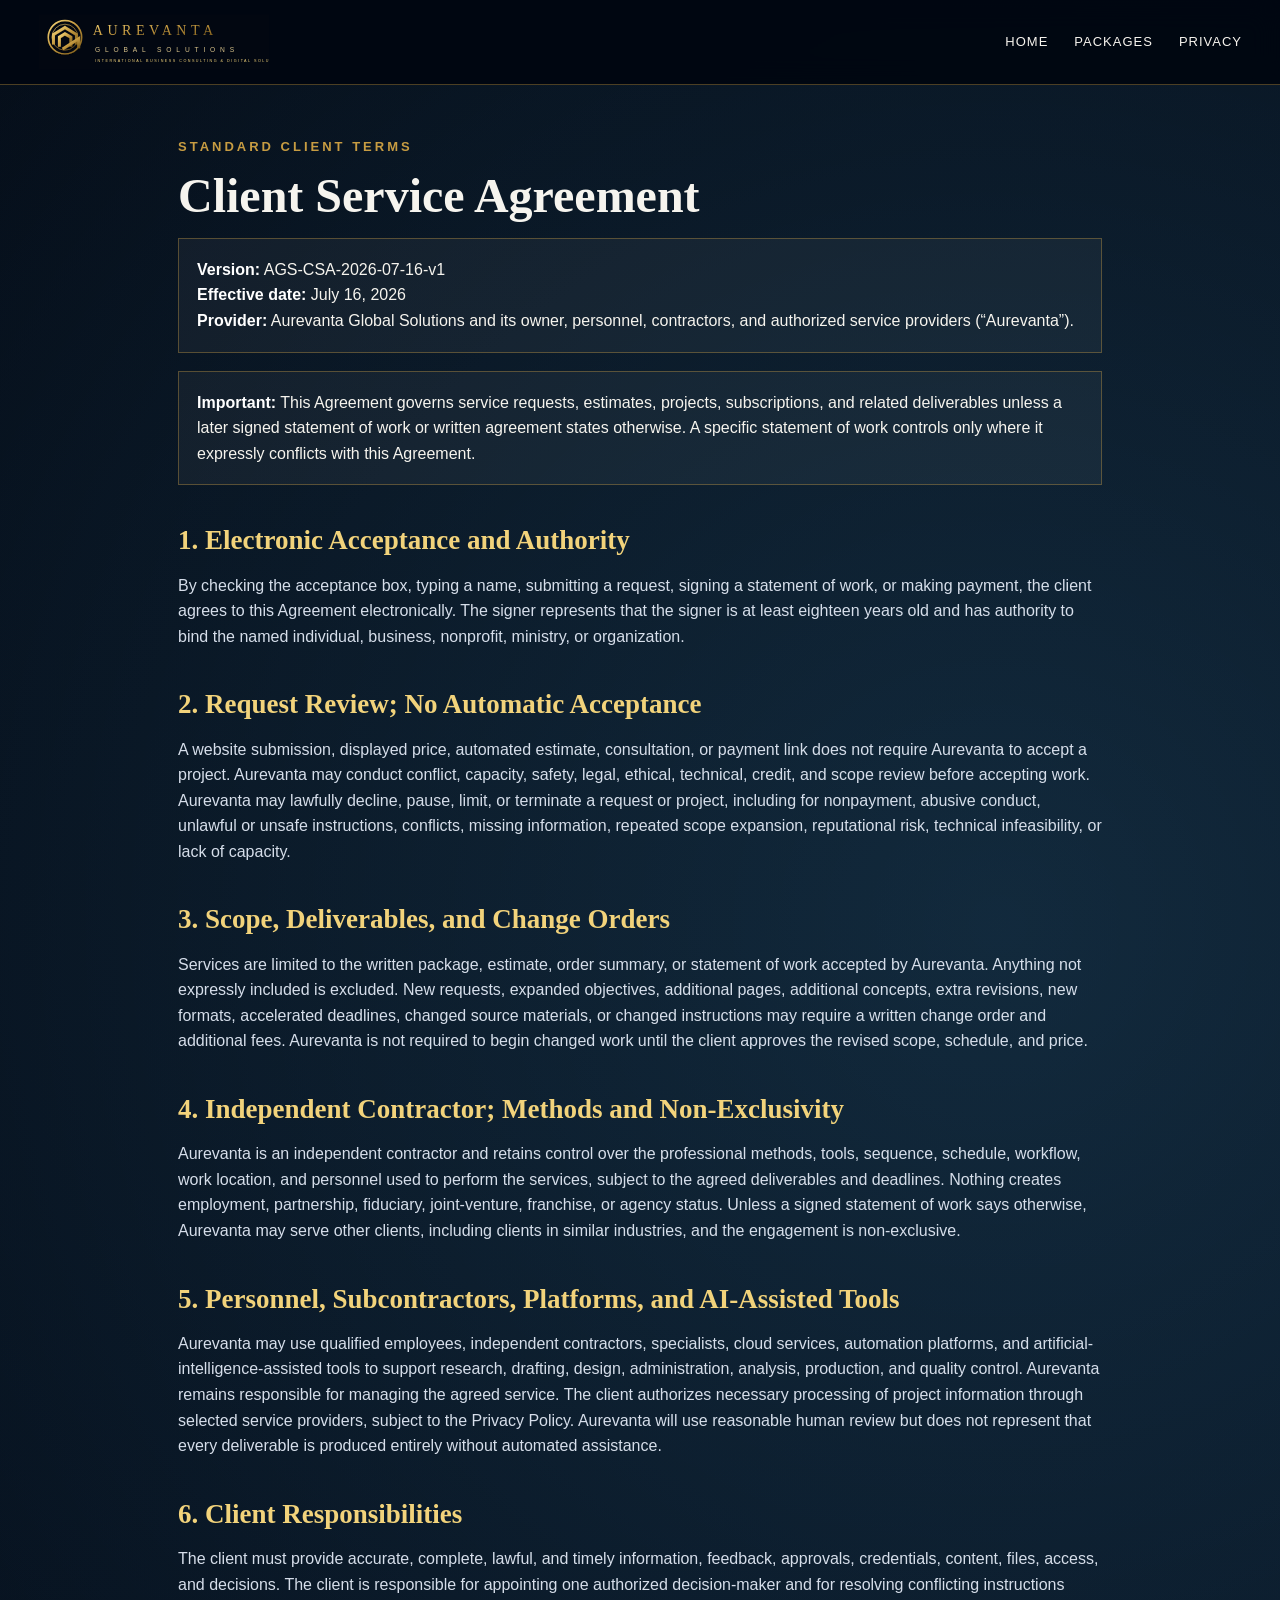
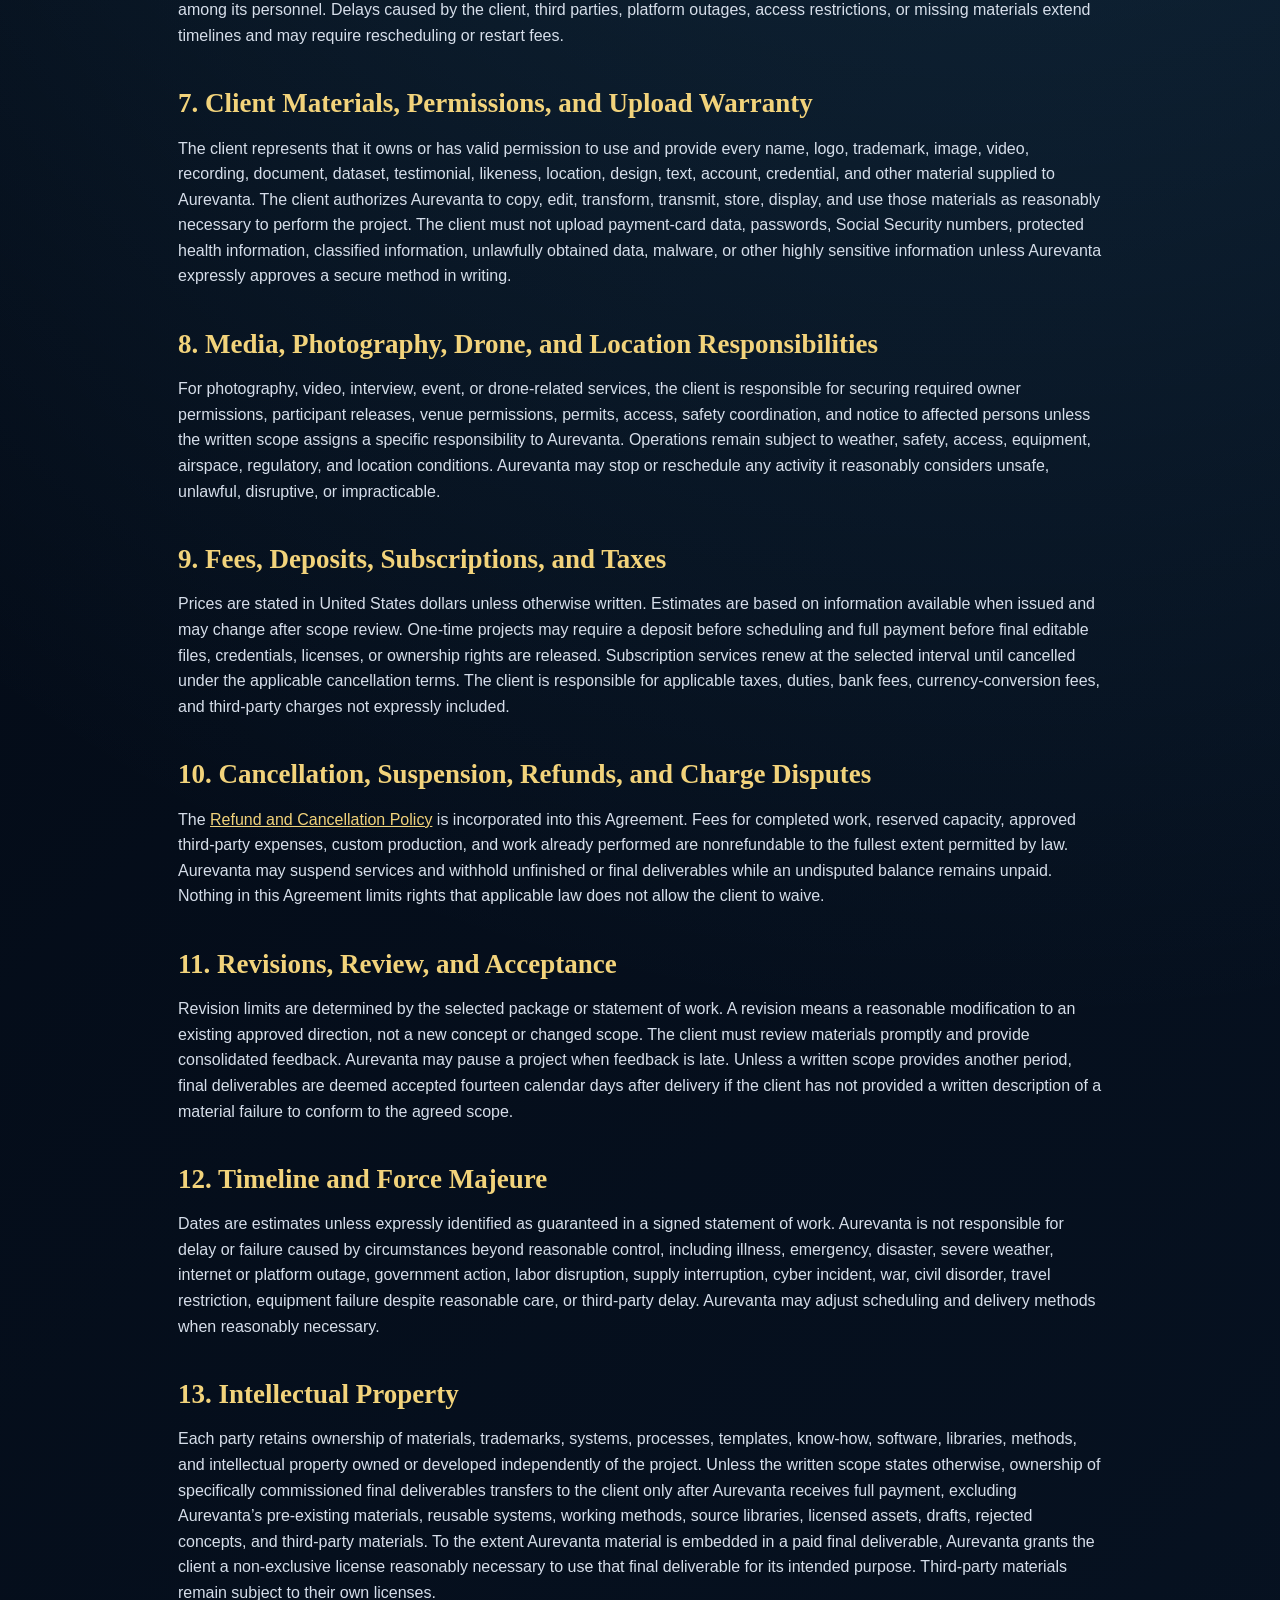
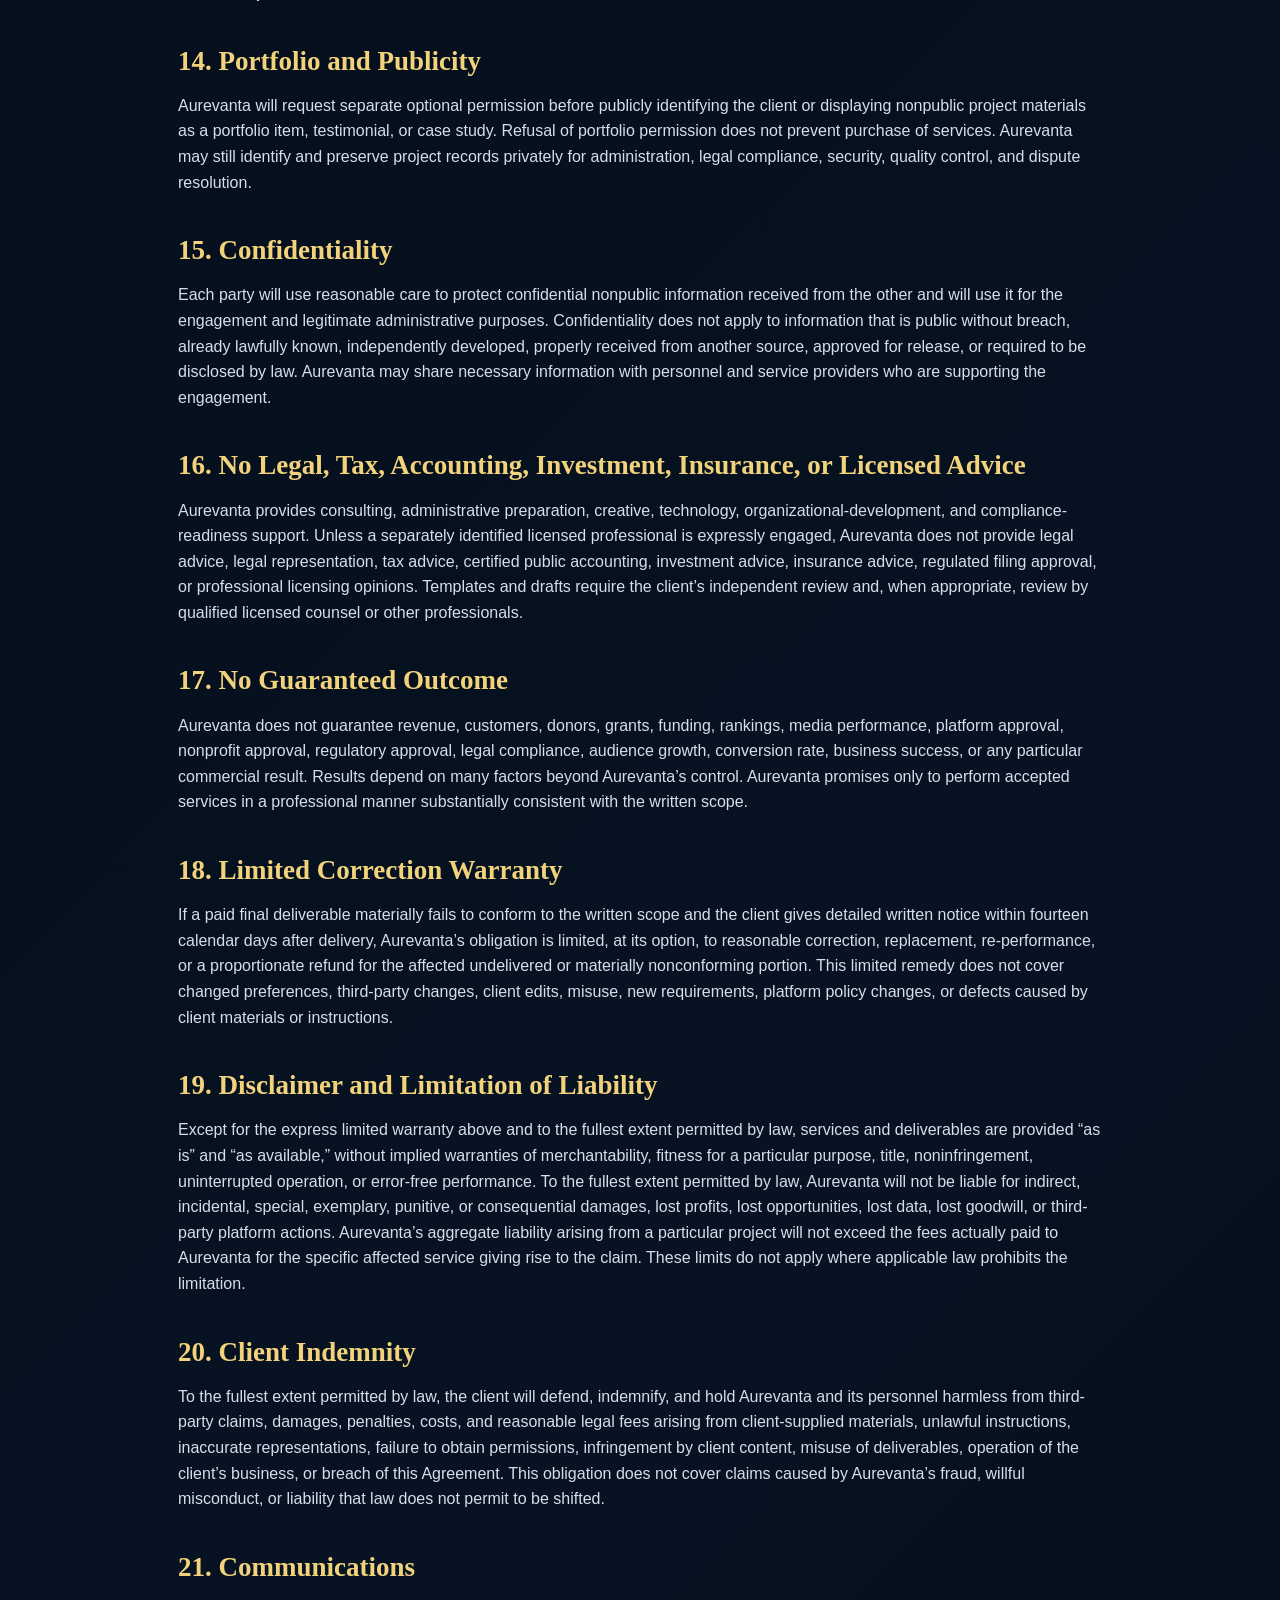
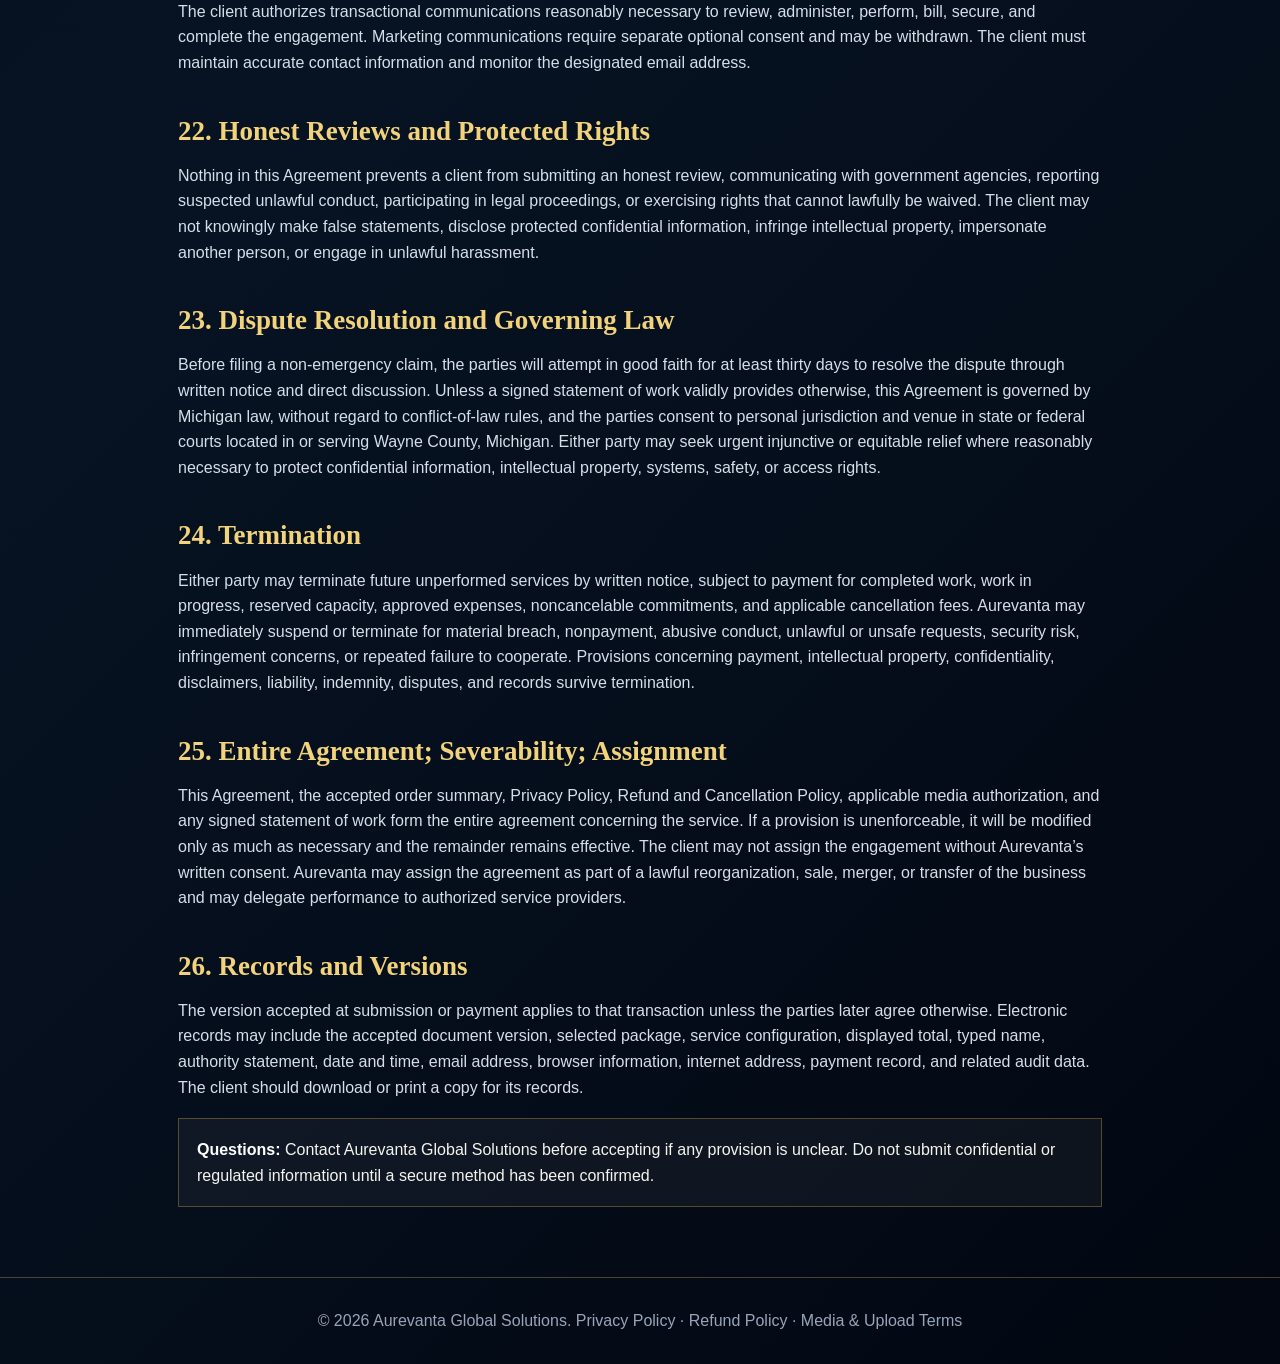
<file: legal/client-service-agreement.html>
<!DOCTYPE html><html lang="en"><head><meta charset="UTF-8"><meta name="viewport" content="width=device-width,initial-scale=1.0"><title>Client Service Agreement | Aurevanta Global Solutions</title><link rel="stylesheet" href="../global.css"><style>.legal{max-width:980px;margin:auto;padding:52px 28px}.legal h1{font-family:Georgia,serif;font-size:48px;line-height:1;margin-bottom:12px}.legal h2{font-family:Georgia,serif;color:#f2d37b;font-size:27px;margin:34px 0 10px}.legal p,.legal li{color:#d6deea}.legal ul{margin:12px 0 18px}.legal .meta,.legal .notice{border:1px solid var(--line);background:rgba(255,255,255,.045);padding:18px;margin:18px 0}.legal a{color:#f2d37b;text-decoration:underline}.legal li:before{content:'◇ ';color:var(--gold)}.legal strong{color:#fff}</style></head><body><header class="top"><div class="wrap nav"><a class="brand" href="../index.html"><img src="../assets/logo.svg" alt="Aurevanta Global Solutions logo"></a><div class="links"><a href="../index.html">Home</a><a href="../packages.html">Packages</a><a href="privacy-policy.html">Privacy</a></div></div></header><main class="legal"><div class="kicker">Standard Client Terms</div><h1>Client Service Agreement</h1><div class="meta"><strong>Version:</strong> AGS-CSA-2026-07-16-v1<br><strong>Effective date:</strong> July 16, 2026<br><strong>Provider:</strong> Aurevanta Global Solutions and its owner, personnel, contractors, and authorized service providers (“Aurevanta”).</div><div class="notice"><strong>Important:</strong> This Agreement governs service requests, estimates, projects, subscriptions, and related deliverables unless a later signed statement of work or written agreement states otherwise. A specific statement of work controls only where it expressly conflicts with this Agreement.</div><h2>1. Electronic Acceptance and Authority</h2><p>By checking the acceptance box, typing a name, submitting a request, signing a statement of work, or making payment, the client agrees to this Agreement electronically. The signer represents that the signer is at least eighteen years old and has authority to bind the named individual, business, nonprofit, ministry, or organization.</p><h2>2. Request Review; No Automatic Acceptance</h2><p>A website submission, displayed price, automated estimate, consultation, or payment link does not require Aurevanta to accept a project. Aurevanta may conduct conflict, capacity, safety, legal, ethical, technical, credit, and scope review before accepting work. Aurevanta may lawfully decline, pause, limit, or terminate a request or project, including for nonpayment, abusive conduct, unlawful or unsafe instructions, conflicts, missing information, repeated scope expansion, reputational risk, technical infeasibility, or lack of capacity.</p><h2>3. Scope, Deliverables, and Change Orders</h2><p>Services are limited to the written package, estimate, order summary, or statement of work accepted by Aurevanta. Anything not expressly included is excluded. New requests, expanded objectives, additional pages, additional concepts, extra revisions, new formats, accelerated deadlines, changed source materials, or changed instructions may require a written change order and additional fees. Aurevanta is not required to begin changed work until the client approves the revised scope, schedule, and price.</p><h2>4. Independent Contractor; Methods and Non-Exclusivity</h2><p>Aurevanta is an independent contractor and retains control over the professional methods, tools, sequence, schedule, workflow, work location, and personnel used to perform the services, subject to the agreed deliverables and deadlines. Nothing creates employment, partnership, fiduciary, joint-venture, franchise, or agency status. Unless a signed statement of work says otherwise, Aurevanta may serve other clients, including clients in similar industries, and the engagement is non-exclusive.</p><h2>5. Personnel, Subcontractors, Platforms, and AI-Assisted Tools</h2><p>Aurevanta may use qualified employees, independent contractors, specialists, cloud services, automation platforms, and artificial-intelligence-assisted tools to support research, drafting, design, administration, analysis, production, and quality control. Aurevanta remains responsible for managing the agreed service. The client authorizes necessary processing of project information through selected service providers, subject to the Privacy Policy. Aurevanta will use reasonable human review but does not represent that every deliverable is produced entirely without automated assistance.</p><h2>6. Client Responsibilities</h2><p>The client must provide accurate, complete, lawful, and timely information, feedback, approvals, credentials, content, files, access, and decisions. The client is responsible for appointing one authorized decision-maker and for resolving conflicting instructions among its personnel. Delays caused by the client, third parties, platform outages, access restrictions, or missing materials extend timelines and may require rescheduling or restart fees.</p><h2>7. Client Materials, Permissions, and Upload Warranty</h2><p>The client represents that it owns or has valid permission to use and provide every name, logo, trademark, image, video, recording, document, dataset, testimonial, likeness, location, design, text, account, credential, and other material supplied to Aurevanta. The client authorizes Aurevanta to copy, edit, transform, transmit, store, display, and use those materials as reasonably necessary to perform the project. The client must not upload payment-card data, passwords, Social Security numbers, protected health information, classified information, unlawfully obtained data, malware, or other highly sensitive information unless Aurevanta expressly approves a secure method in writing.</p><h2>8. Media, Photography, Drone, and Location Responsibilities</h2><p>For photography, video, interview, event, or drone-related services, the client is responsible for securing required owner permissions, participant releases, venue permissions, permits, access, safety coordination, and notice to affected persons unless the written scope assigns a specific responsibility to Aurevanta. Operations remain subject to weather, safety, access, equipment, airspace, regulatory, and location conditions. Aurevanta may stop or reschedule any activity it reasonably considers unsafe, unlawful, disruptive, or impracticable.</p><h2>9. Fees, Deposits, Subscriptions, and Taxes</h2><p>Prices are stated in United States dollars unless otherwise written. Estimates are based on information available when issued and may change after scope review. One-time projects may require a deposit before scheduling and full payment before final editable files, credentials, licenses, or ownership rights are released. Subscription services renew at the selected interval until cancelled under the applicable cancellation terms. The client is responsible for applicable taxes, duties, bank fees, currency-conversion fees, and third-party charges not expressly included.</p><h2>10. Cancellation, Suspension, Refunds, and Charge Disputes</h2><p>The <a href="refund-cancellation-policy.html">Refund and Cancellation Policy</a> is incorporated into this Agreement. Fees for completed work, reserved capacity, approved third-party expenses, custom production, and work already performed are nonrefundable to the fullest extent permitted by law. Aurevanta may suspend services and withhold unfinished or final deliverables while an undisputed balance remains unpaid. Nothing in this Agreement limits rights that applicable law does not allow the client to waive.</p><h2>11. Revisions, Review, and Acceptance</h2><p>Revision limits are determined by the selected package or statement of work. A revision means a reasonable modification to an existing approved direction, not a new concept or changed scope. The client must review materials promptly and provide consolidated feedback. Aurevanta may pause a project when feedback is late. Unless a written scope provides another period, final deliverables are deemed accepted fourteen calendar days after delivery if the client has not provided a written description of a material failure to conform to the agreed scope.</p><h2>12. Timeline and Force Majeure</h2><p>Dates are estimates unless expressly identified as guaranteed in a signed statement of work. Aurevanta is not responsible for delay or failure caused by circumstances beyond reasonable control, including illness, emergency, disaster, severe weather, internet or platform outage, government action, labor disruption, supply interruption, cyber incident, war, civil disorder, travel restriction, equipment failure despite reasonable care, or third-party delay. Aurevanta may adjust scheduling and delivery methods when reasonably necessary.</p><h2>13. Intellectual Property</h2><p>Each party retains ownership of materials, trademarks, systems, processes, templates, know-how, software, libraries, methods, and intellectual property owned or developed independently of the project. Unless the written scope states otherwise, ownership of specifically commissioned final deliverables transfers to the client only after Aurevanta receives full payment, excluding Aurevanta’s pre-existing materials, reusable systems, working methods, source libraries, licensed assets, drafts, rejected concepts, and third-party materials. To the extent Aurevanta material is embedded in a paid final deliverable, Aurevanta grants the client a non-exclusive license reasonably necessary to use that final deliverable for its intended purpose. Third-party materials remain subject to their own licenses.</p><h2>14. Portfolio and Publicity</h2><p>Aurevanta will request separate optional permission before publicly identifying the client or displaying nonpublic project materials as a portfolio item, testimonial, or case study. Refusal of portfolio permission does not prevent purchase of services. Aurevanta may still identify and preserve project records privately for administration, legal compliance, security, quality control, and dispute resolution.</p><h2>15. Confidentiality</h2><p>Each party will use reasonable care to protect confidential nonpublic information received from the other and will use it for the engagement and legitimate administrative purposes. Confidentiality does not apply to information that is public without breach, already lawfully known, independently developed, properly received from another source, approved for release, or required to be disclosed by law. Aurevanta may share necessary information with personnel and service providers who are supporting the engagement.</p><h2>16. No Legal, Tax, Accounting, Investment, Insurance, or Licensed Advice</h2><p>Aurevanta provides consulting, administrative preparation, creative, technology, organizational-development, and compliance-readiness support. Unless a separately identified licensed professional is expressly engaged, Aurevanta does not provide legal advice, legal representation, tax advice, certified public accounting, investment advice, insurance advice, regulated filing approval, or professional licensing opinions. Templates and drafts require the client’s independent review and, when appropriate, review by qualified licensed counsel or other professionals.</p><h2>17. No Guaranteed Outcome</h2><p>Aurevanta does not guarantee revenue, customers, donors, grants, funding, rankings, media performance, platform approval, nonprofit approval, regulatory approval, legal compliance, audience growth, conversion rate, business success, or any particular commercial result. Results depend on many factors beyond Aurevanta’s control. Aurevanta promises only to perform accepted services in a professional manner substantially consistent with the written scope.</p><h2>18. Limited Correction Warranty</h2><p>If a paid final deliverable materially fails to conform to the written scope and the client gives detailed written notice within fourteen calendar days after delivery, Aurevanta’s obligation is limited, at its option, to reasonable correction, replacement, re-performance, or a proportionate refund for the affected undelivered or materially nonconforming portion. This limited remedy does not cover changed preferences, third-party changes, client edits, misuse, new requirements, platform policy changes, or defects caused by client materials or instructions.</p><h2>19. Disclaimer and Limitation of Liability</h2><p>Except for the express limited warranty above and to the fullest extent permitted by law, services and deliverables are provided “as is” and “as available,” without implied warranties of merchantability, fitness for a particular purpose, title, noninfringement, uninterrupted operation, or error-free performance. To the fullest extent permitted by law, Aurevanta will not be liable for indirect, incidental, special, exemplary, punitive, or consequential damages, lost profits, lost opportunities, lost data, lost goodwill, or third-party platform actions. Aurevanta’s aggregate liability arising from a particular project will not exceed the fees actually paid to Aurevanta for the specific affected service giving rise to the claim. These limits do not apply where applicable law prohibits the limitation.</p><h2>20. Client Indemnity</h2><p>To the fullest extent permitted by law, the client will defend, indemnify, and hold Aurevanta and its personnel harmless from third-party claims, damages, penalties, costs, and reasonable legal fees arising from client-supplied materials, unlawful instructions, inaccurate representations, failure to obtain permissions, infringement by client content, misuse of deliverables, operation of the client’s business, or breach of this Agreement. This obligation does not cover claims caused by Aurevanta’s fraud, willful misconduct, or liability that law does not permit to be shifted.</p><h2>21. Communications</h2><p>The client authorizes transactional communications reasonably necessary to review, administer, perform, bill, secure, and complete the engagement. Marketing communications require separate optional consent and may be withdrawn. The client must maintain accurate contact information and monitor the designated email address.</p><h2>22. Honest Reviews and Protected Rights</h2><p>Nothing in this Agreement prevents a client from submitting an honest review, communicating with government agencies, reporting suspected unlawful conduct, participating in legal proceedings, or exercising rights that cannot lawfully be waived. The client may not knowingly make false statements, disclose protected confidential information, infringe intellectual property, impersonate another person, or engage in unlawful harassment.</p><h2>23. Dispute Resolution and Governing Law</h2><p>Before filing a non-emergency claim, the parties will attempt in good faith for at least thirty days to resolve the dispute through written notice and direct discussion. Unless a signed statement of work validly provides otherwise, this Agreement is governed by Michigan law, without regard to conflict-of-law rules, and the parties consent to personal jurisdiction and venue in state or federal courts located in or serving Wayne County, Michigan. Either party may seek urgent injunctive or equitable relief where reasonably necessary to protect confidential information, intellectual property, systems, safety, or access rights.</p><h2>24. Termination</h2><p>Either party may terminate future unperformed services by written notice, subject to payment for completed work, work in progress, reserved capacity, approved expenses, noncancelable commitments, and applicable cancellation fees. Aurevanta may immediately suspend or terminate for material breach, nonpayment, abusive conduct, unlawful or unsafe requests, security risk, infringement concerns, or repeated failure to cooperate. Provisions concerning payment, intellectual property, confidentiality, disclaimers, liability, indemnity, disputes, and records survive termination.</p><h2>25. Entire Agreement; Severability; Assignment</h2><p>This Agreement, the accepted order summary, Privacy Policy, Refund and Cancellation Policy, applicable media authorization, and any signed statement of work form the entire agreement concerning the service. If a provision is unenforceable, it will be modified only as much as necessary and the remainder remains effective. The client may not assign the engagement without Aurevanta’s written consent. Aurevanta may assign the agreement as part of a lawful reorganization, sale, merger, or transfer of the business and may delegate performance to authorized service providers.</p><h2>26. Records and Versions</h2><p>The version accepted at submission or payment applies to that transaction unless the parties later agree otherwise. Electronic records may include the accepted document version, selected package, service configuration, displayed total, typed name, authority statement, date and time, email address, browser information, internet address, payment record, and related audit data. The client should download or print a copy for its records.</p><div class="notice"><strong>Questions:</strong> Contact Aurevanta Global Solutions before accepting if any provision is unclear. Do not submit confidential or regulated information until a secure method has been confirmed.</div></main><footer>© 2026 Aurevanta Global Solutions. <a href="privacy-policy.html">Privacy Policy</a> · <a href="refund-cancellation-policy.html">Refund Policy</a> · <a href="media-upload-authorization.html">Media & Upload Terms</a></footer></body></html>
</file>
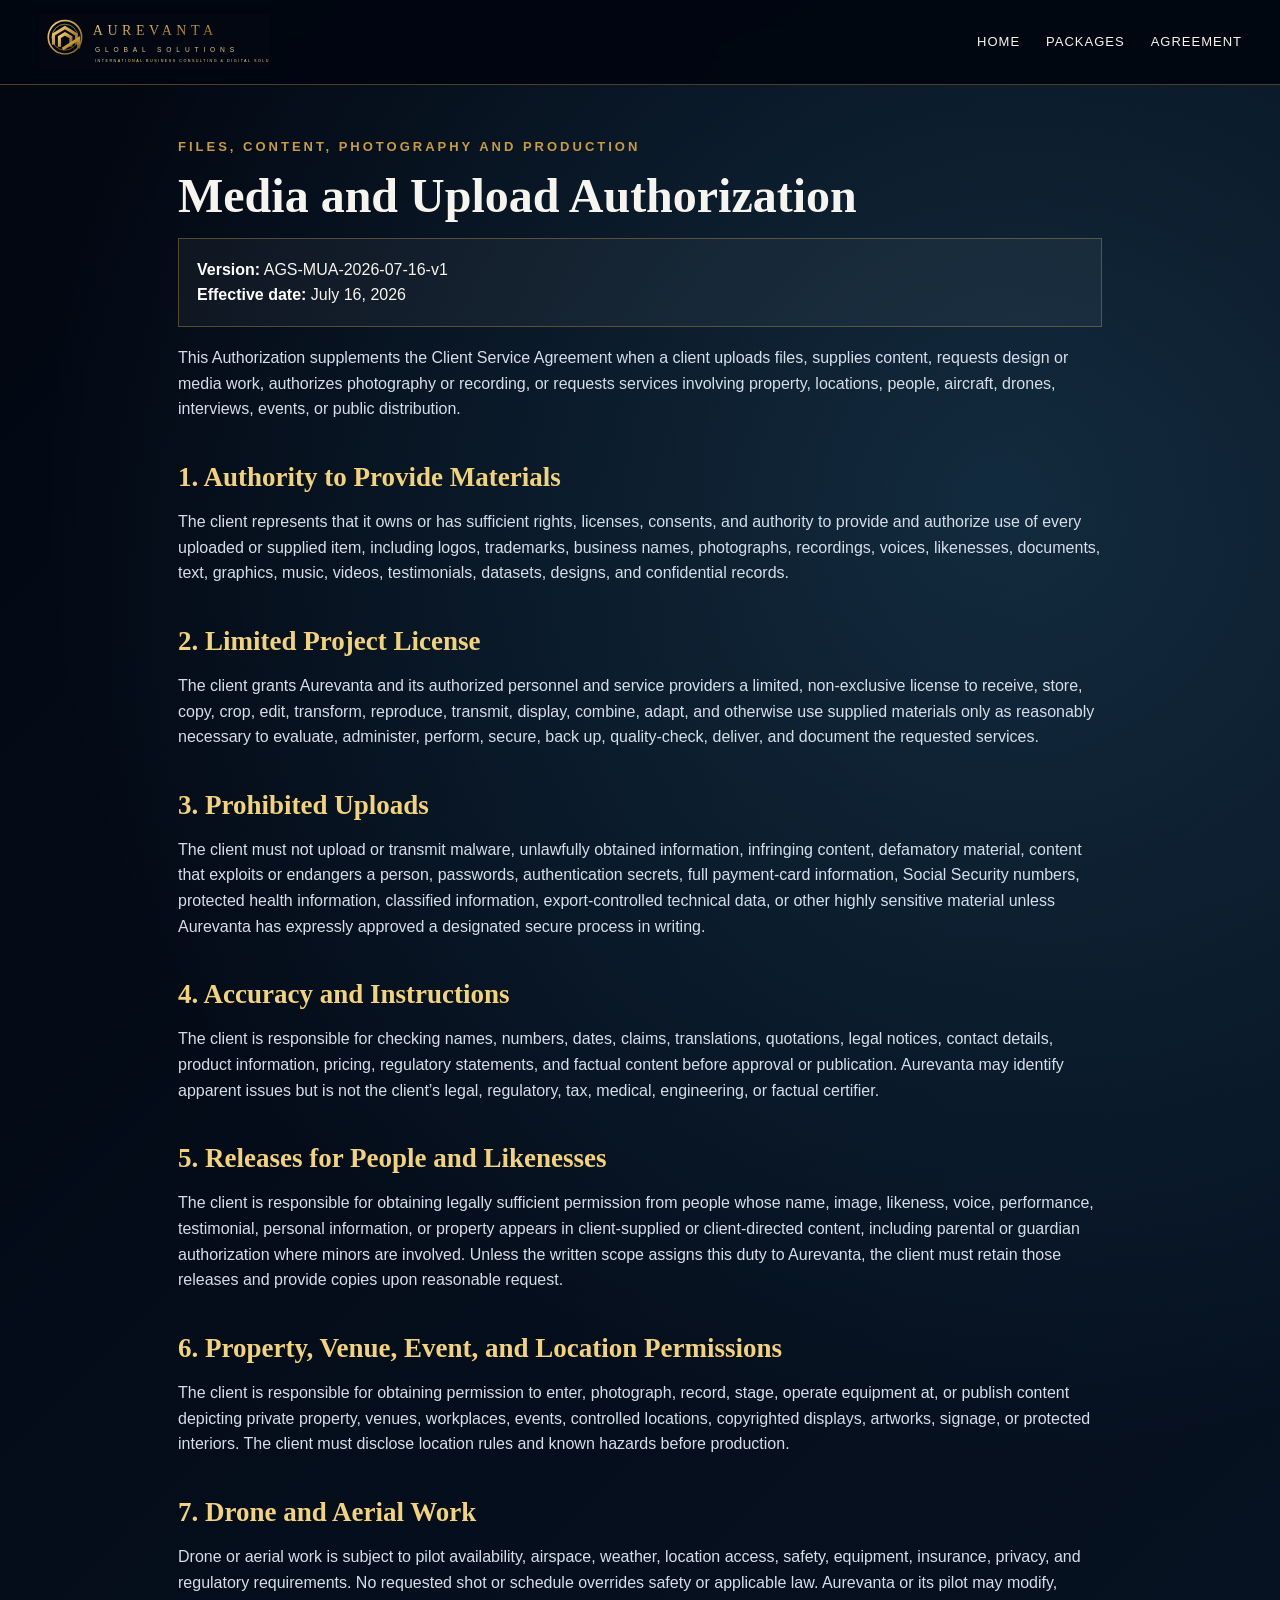
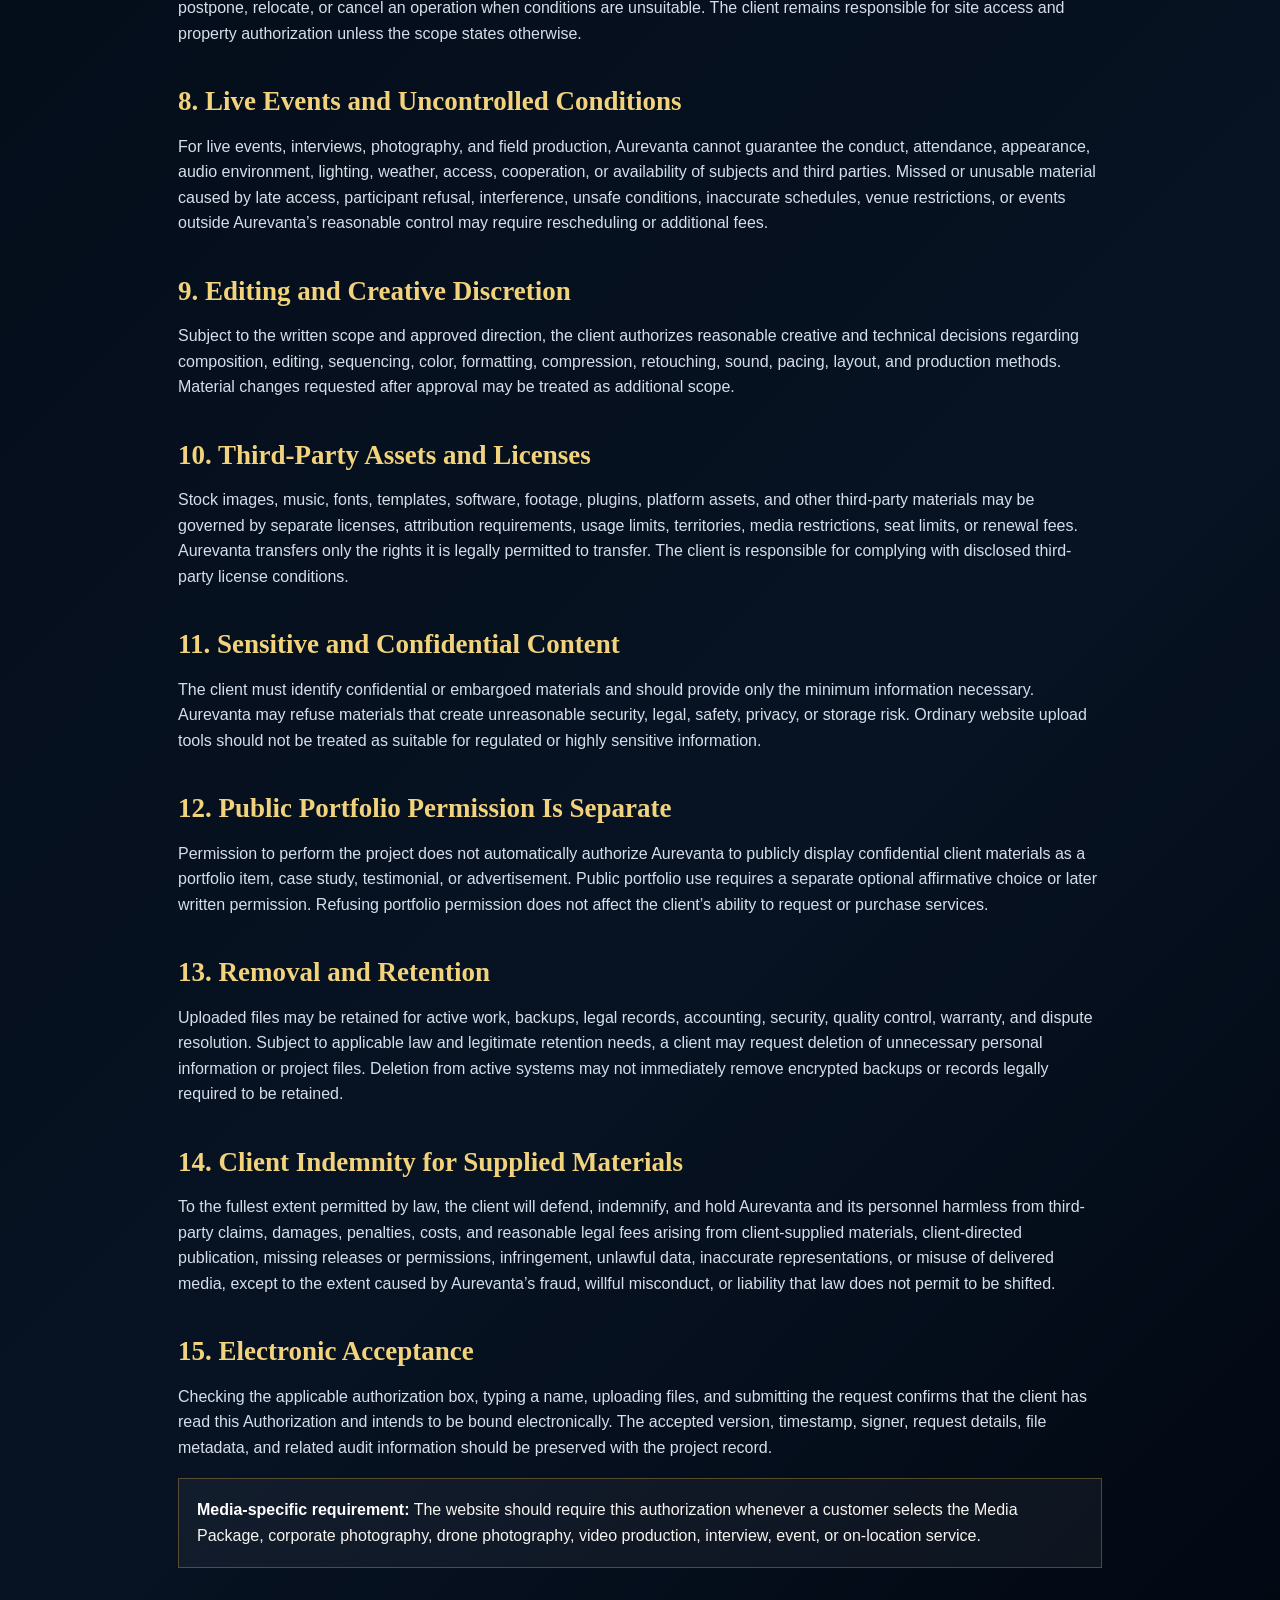
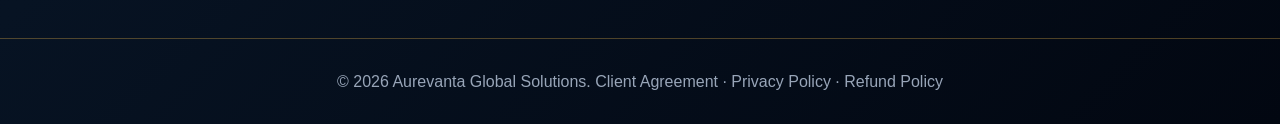
<file: legal/media-upload-authorization.html>
<!DOCTYPE html><html lang="en"><head><meta charset="UTF-8"><meta name="viewport" content="width=device-width,initial-scale=1.0"><title>Media and Upload Authorization | Aurevanta Global Solutions</title><link rel="stylesheet" href="../global.css"><style>.legal{max-width:980px;margin:auto;padding:52px 28px}.legal h1{font-family:Georgia,serif;font-size:48px;line-height:1;margin-bottom:12px}.legal h2{font-family:Georgia,serif;color:#f2d37b;font-size:27px;margin:34px 0 10px}.legal p,.legal li{color:#d6deea}.legal .meta,.legal .notice{border:1px solid var(--line);background:rgba(255,255,255,.045);padding:18px;margin:18px 0}.legal a{color:#f2d37b;text-decoration:underline}.legal li:before{content:'◇ ';color:var(--gold)}.legal strong{color:#fff}</style></head><body><header class="top"><div class="wrap nav"><a class="brand" href="../index.html"><img src="../assets/logo.svg" alt="Aurevanta Global Solutions logo"></a><div class="links"><a href="../index.html">Home</a><a href="../packages.html">Packages</a><a href="client-service-agreement.html">Agreement</a></div></div></header><main class="legal"><div class="kicker">Files, Content, Photography and Production</div><h1>Media and Upload Authorization</h1><div class="meta"><strong>Version:</strong> AGS-MUA-2026-07-16-v1<br><strong>Effective date:</strong> July 16, 2026</div><p>This Authorization supplements the Client Service Agreement when a client uploads files, supplies content, requests design or media work, authorizes photography or recording, or requests services involving property, locations, people, aircraft, drones, interviews, events, or public distribution.</p><h2>1. Authority to Provide Materials</h2><p>The client represents that it owns or has sufficient rights, licenses, consents, and authority to provide and authorize use of every uploaded or supplied item, including logos, trademarks, business names, photographs, recordings, voices, likenesses, documents, text, graphics, music, videos, testimonials, datasets, designs, and confidential records.</p><h2>2. Limited Project License</h2><p>The client grants Aurevanta and its authorized personnel and service providers a limited, non-exclusive license to receive, store, copy, crop, edit, transform, reproduce, transmit, display, combine, adapt, and otherwise use supplied materials only as reasonably necessary to evaluate, administer, perform, secure, back up, quality-check, deliver, and document the requested services.</p><h2>3. Prohibited Uploads</h2><p>The client must not upload or transmit malware, unlawfully obtained information, infringing content, defamatory material, content that exploits or endangers a person, passwords, authentication secrets, full payment-card information, Social Security numbers, protected health information, classified information, export-controlled technical data, or other highly sensitive material unless Aurevanta has expressly approved a designated secure process in writing.</p><h2>4. Accuracy and Instructions</h2><p>The client is responsible for checking names, numbers, dates, claims, translations, quotations, legal notices, contact details, product information, pricing, regulatory statements, and factual content before approval or publication. Aurevanta may identify apparent issues but is not the client’s legal, regulatory, tax, medical, engineering, or factual certifier.</p><h2>5. Releases for People and Likenesses</h2><p>The client is responsible for obtaining legally sufficient permission from people whose name, image, likeness, voice, performance, testimonial, personal information, or property appears in client-supplied or client-directed content, including parental or guardian authorization where minors are involved. Unless the written scope assigns this duty to Aurevanta, the client must retain those releases and provide copies upon reasonable request.</p><h2>6. Property, Venue, Event, and Location Permissions</h2><p>The client is responsible for obtaining permission to enter, photograph, record, stage, operate equipment at, or publish content depicting private property, venues, workplaces, events, controlled locations, copyrighted displays, artworks, signage, or protected interiors. The client must disclose location rules and known hazards before production.</p><h2>7. Drone and Aerial Work</h2><p>Drone or aerial work is subject to pilot availability, airspace, weather, location access, safety, equipment, insurance, privacy, and regulatory requirements. No requested shot or schedule overrides safety or applicable law. Aurevanta or its pilot may modify, postpone, relocate, or cancel an operation when conditions are unsuitable. The client remains responsible for site access and property authorization unless the scope states otherwise.</p><h2>8. Live Events and Uncontrolled Conditions</h2><p>For live events, interviews, photography, and field production, Aurevanta cannot guarantee the conduct, attendance, appearance, audio environment, lighting, weather, access, cooperation, or availability of subjects and third parties. Missed or unusable material caused by late access, participant refusal, interference, unsafe conditions, inaccurate schedules, venue restrictions, or events outside Aurevanta’s reasonable control may require rescheduling or additional fees.</p><h2>9. Editing and Creative Discretion</h2><p>Subject to the written scope and approved direction, the client authorizes reasonable creative and technical decisions regarding composition, editing, sequencing, color, formatting, compression, retouching, sound, pacing, layout, and production methods. Material changes requested after approval may be treated as additional scope.</p><h2>10. Third-Party Assets and Licenses</h2><p>Stock images, music, fonts, templates, software, footage, plugins, platform assets, and other third-party materials may be governed by separate licenses, attribution requirements, usage limits, territories, media restrictions, seat limits, or renewal fees. Aurevanta transfers only the rights it is legally permitted to transfer. The client is responsible for complying with disclosed third-party license conditions.</p><h2>11. Sensitive and Confidential Content</h2><p>The client must identify confidential or embargoed materials and should provide only the minimum information necessary. Aurevanta may refuse materials that create unreasonable security, legal, safety, privacy, or storage risk. Ordinary website upload tools should not be treated as suitable for regulated or highly sensitive information.</p><h2>12. Public Portfolio Permission Is Separate</h2><p>Permission to perform the project does not automatically authorize Aurevanta to publicly display confidential client materials as a portfolio item, case study, testimonial, or advertisement. Public portfolio use requires a separate optional affirmative choice or later written permission. Refusing portfolio permission does not affect the client’s ability to request or purchase services.</p><h2>13. Removal and Retention</h2><p>Uploaded files may be retained for active work, backups, legal records, accounting, security, quality control, warranty, and dispute resolution. Subject to applicable law and legitimate retention needs, a client may request deletion of unnecessary personal information or project files. Deletion from active systems may not immediately remove encrypted backups or records legally required to be retained.</p><h2>14. Client Indemnity for Supplied Materials</h2><p>To the fullest extent permitted by law, the client will defend, indemnify, and hold Aurevanta and its personnel harmless from third-party claims, damages, penalties, costs, and reasonable legal fees arising from client-supplied materials, client-directed publication, missing releases or permissions, infringement, unlawful data, inaccurate representations, or misuse of delivered media, except to the extent caused by Aurevanta’s fraud, willful misconduct, or liability that law does not permit to be shifted.</p><h2>15. Electronic Acceptance</h2><p>Checking the applicable authorization box, typing a name, uploading files, and submitting the request confirms that the client has read this Authorization and intends to be bound electronically. The accepted version, timestamp, signer, request details, file metadata, and related audit information should be preserved with the project record.</p><div class="notice"><strong>Media-specific requirement:</strong> The website should require this authorization whenever a customer selects the Media Package, corporate photography, drone photography, video production, interview, event, or on-location service.</div></main><footer>© 2026 Aurevanta Global Solutions. <a href="client-service-agreement.html">Client Agreement</a> · <a href="privacy-policy.html">Privacy Policy</a> · <a href="refund-cancellation-policy.html">Refund Policy</a></footer></body></html>
</file>
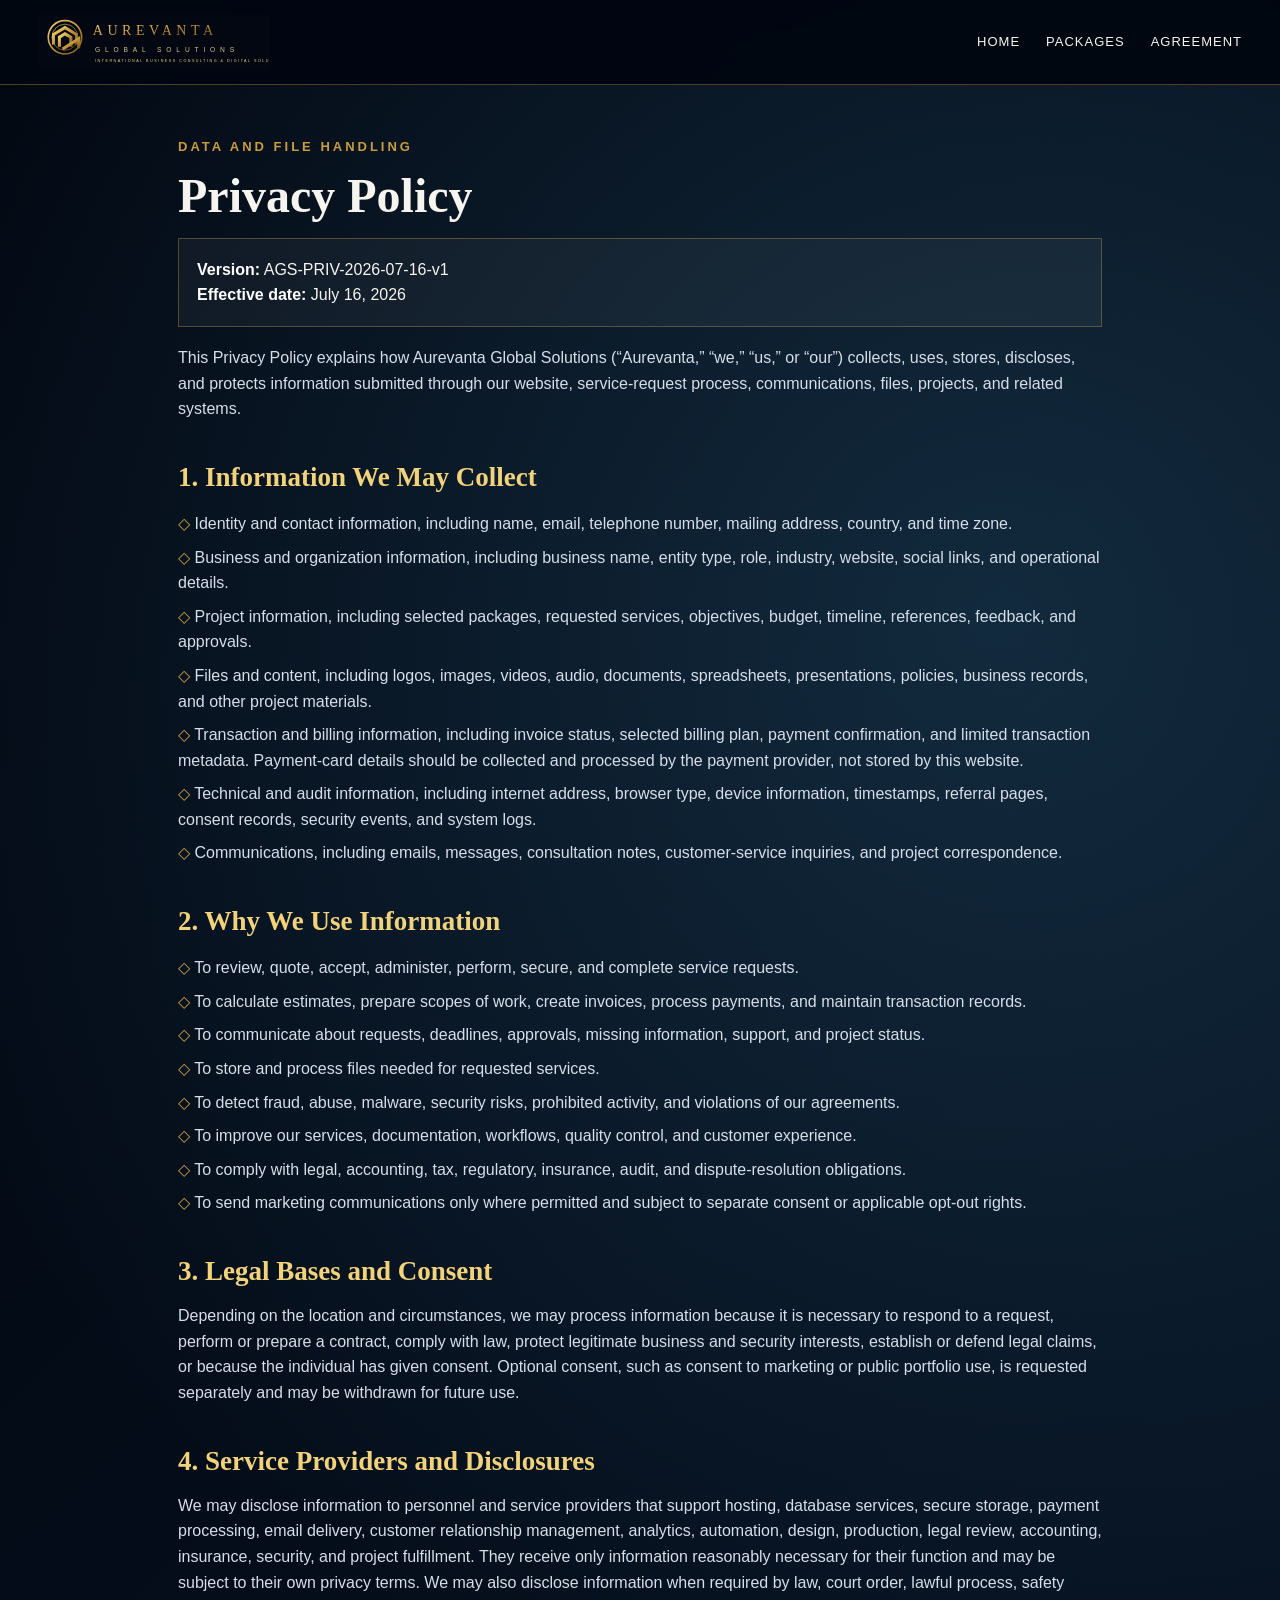
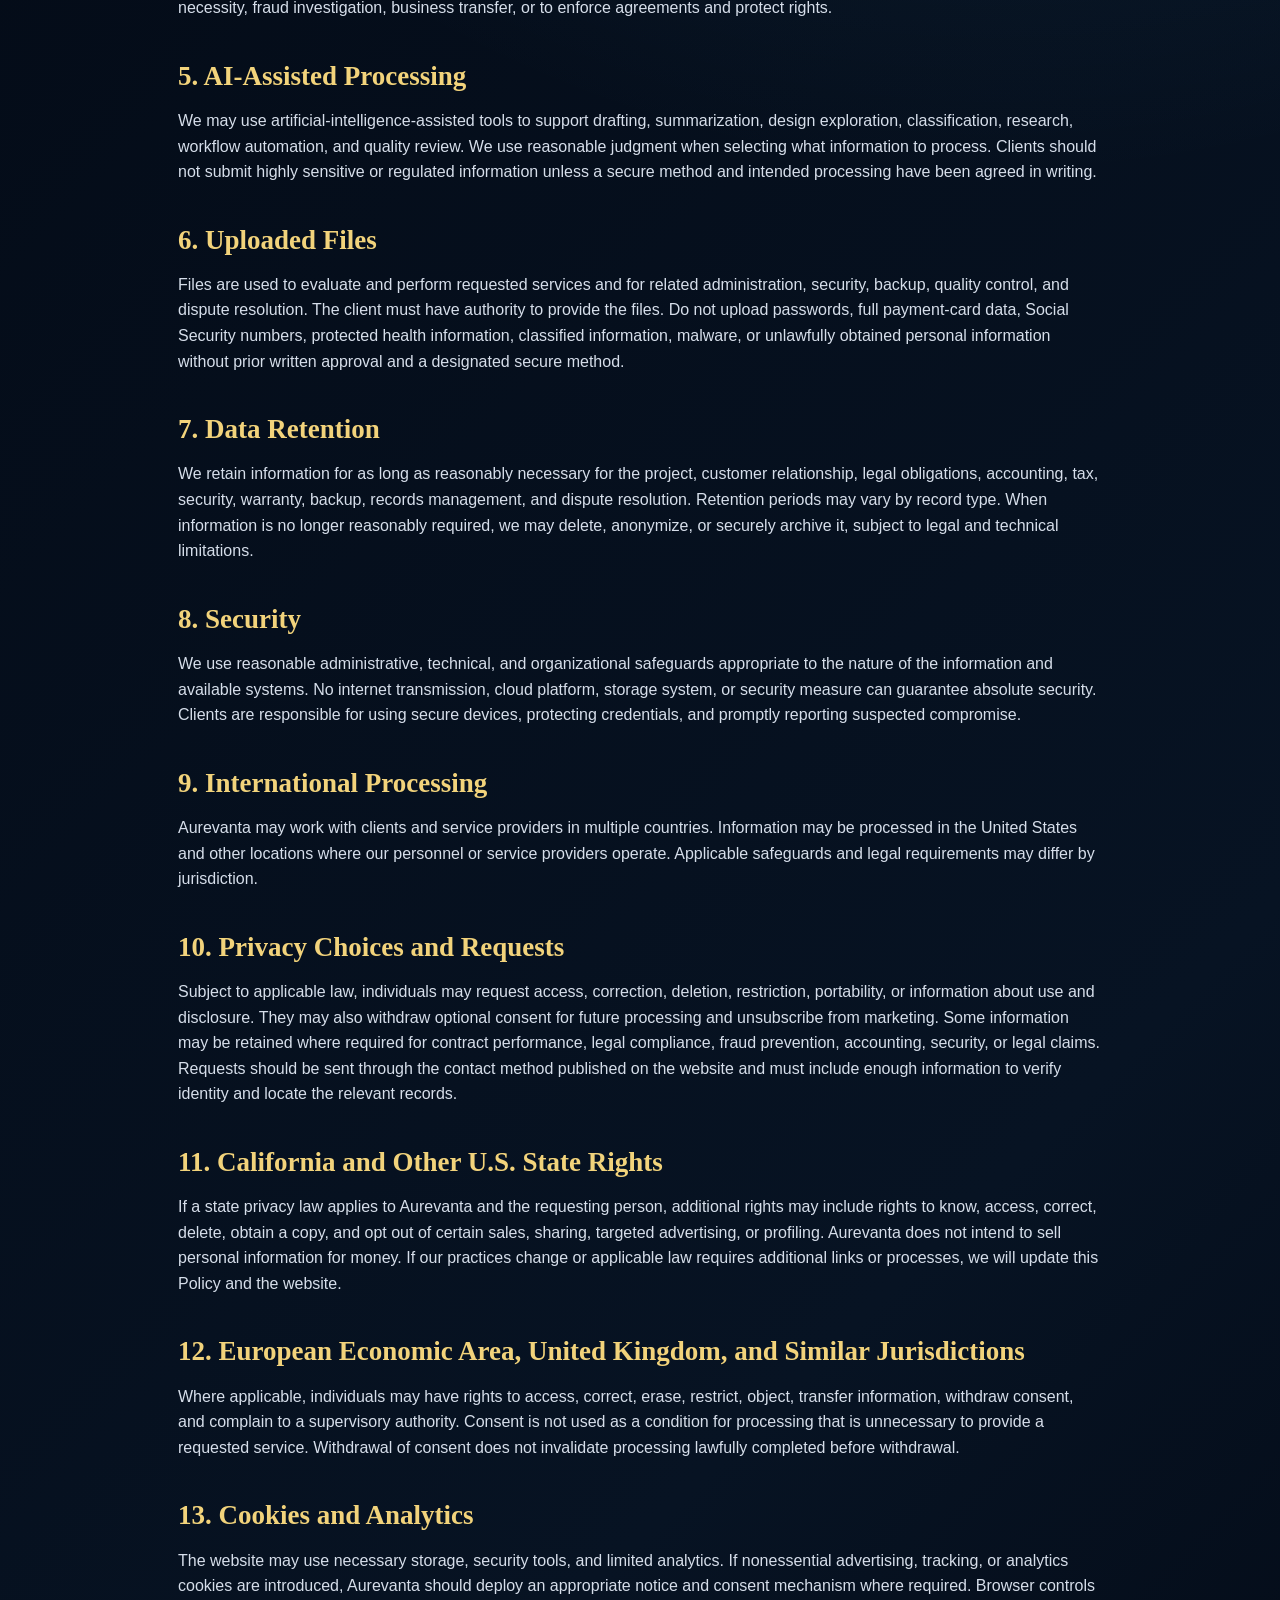
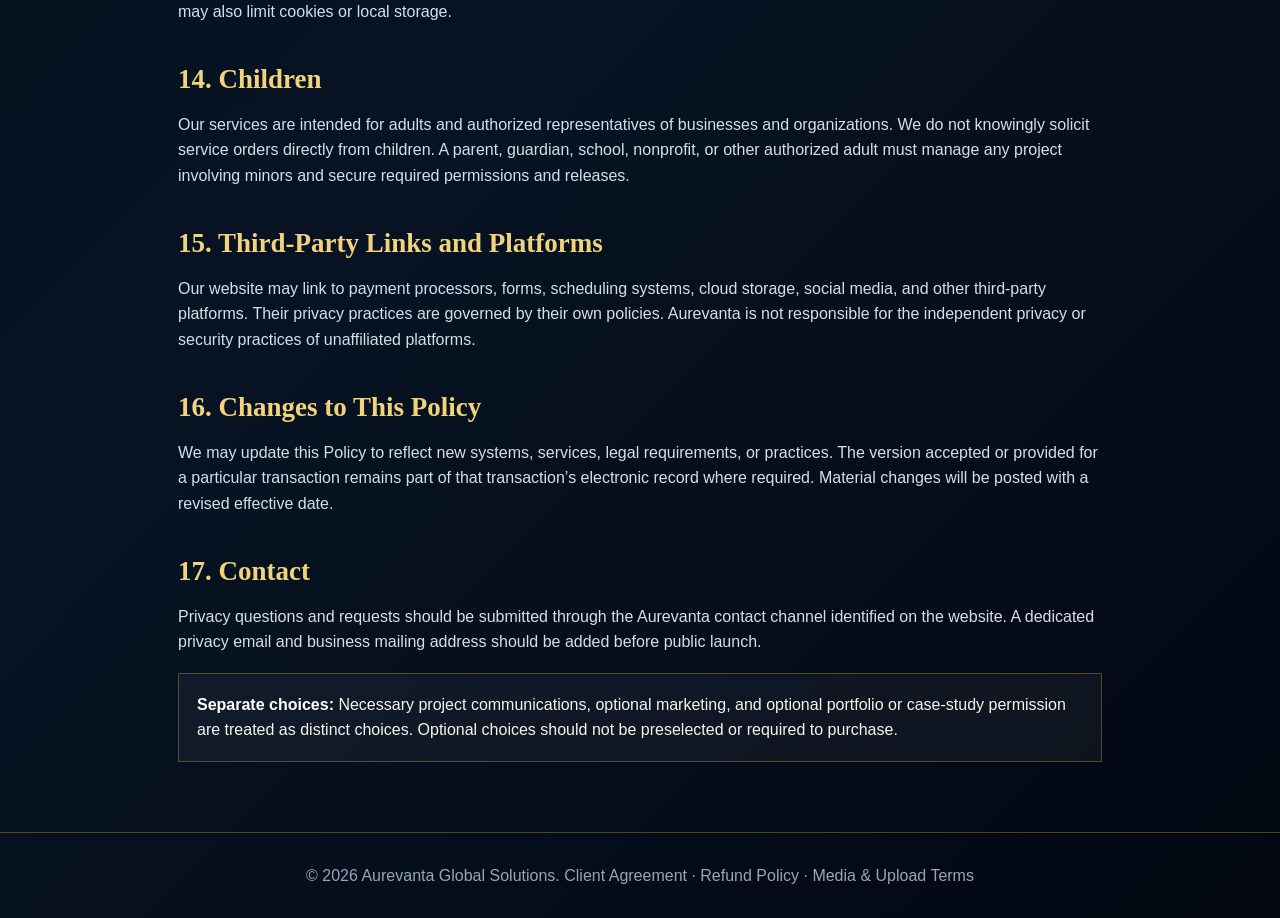
<file: legal/privacy-policy.html>
<!DOCTYPE html><html lang="en"><head><meta charset="UTF-8"><meta name="viewport" content="width=device-width,initial-scale=1.0"><title>Privacy Policy | Aurevanta Global Solutions</title><link rel="stylesheet" href="../global.css"><style>.legal{max-width:980px;margin:auto;padding:52px 28px}.legal h1{font-family:Georgia,serif;font-size:48px;line-height:1;margin-bottom:12px}.legal h2{font-family:Georgia,serif;color:#f2d37b;font-size:27px;margin:34px 0 10px}.legal p,.legal li{color:#d6deea}.legal .meta,.legal .notice{border:1px solid var(--line);background:rgba(255,255,255,.045);padding:18px;margin:18px 0}.legal a{color:#f2d37b;text-decoration:underline}.legal li:before{content:'◇ ';color:var(--gold)}.legal strong{color:#fff}</style></head><body><header class="top"><div class="wrap nav"><a class="brand" href="../index.html"><img src="../assets/logo.svg" alt="Aurevanta Global Solutions logo"></a><div class="links"><a href="../index.html">Home</a><a href="../packages.html">Packages</a><a href="client-service-agreement.html">Agreement</a></div></div></header><main class="legal"><div class="kicker">Data and File Handling</div><h1>Privacy Policy</h1><div class="meta"><strong>Version:</strong> AGS-PRIV-2026-07-16-v1<br><strong>Effective date:</strong> July 16, 2026</div><p>This Privacy Policy explains how Aurevanta Global Solutions (“Aurevanta,” “we,” “us,” or “our”) collects, uses, stores, discloses, and protects information submitted through our website, service-request process, communications, files, projects, and related systems.</p><h2>1. Information We May Collect</h2><ul><li>Identity and contact information, including name, email, telephone number, mailing address, country, and time zone.</li><li>Business and organization information, including business name, entity type, role, industry, website, social links, and operational details.</li><li>Project information, including selected packages, requested services, objectives, budget, timeline, references, feedback, and approvals.</li><li>Files and content, including logos, images, videos, audio, documents, spreadsheets, presentations, policies, business records, and other project materials.</li><li>Transaction and billing information, including invoice status, selected billing plan, payment confirmation, and limited transaction metadata. Payment-card details should be collected and processed by the payment provider, not stored by this website.</li><li>Technical and audit information, including internet address, browser type, device information, timestamps, referral pages, consent records, security events, and system logs.</li><li>Communications, including emails, messages, consultation notes, customer-service inquiries, and project correspondence.</li></ul><h2>2. Why We Use Information</h2><ul><li>To review, quote, accept, administer, perform, secure, and complete service requests.</li><li>To calculate estimates, prepare scopes of work, create invoices, process payments, and maintain transaction records.</li><li>To communicate about requests, deadlines, approvals, missing information, support, and project status.</li><li>To store and process files needed for requested services.</li><li>To detect fraud, abuse, malware, security risks, prohibited activity, and violations of our agreements.</li><li>To improve our services, documentation, workflows, quality control, and customer experience.</li><li>To comply with legal, accounting, tax, regulatory, insurance, audit, and dispute-resolution obligations.</li><li>To send marketing communications only where permitted and subject to separate consent or applicable opt-out rights.</li></ul><h2>3. Legal Bases and Consent</h2><p>Depending on the location and circumstances, we may process information because it is necessary to respond to a request, perform or prepare a contract, comply with law, protect legitimate business and security interests, establish or defend legal claims, or because the individual has given consent. Optional consent, such as consent to marketing or public portfolio use, is requested separately and may be withdrawn for future use.</p><h2>4. Service Providers and Disclosures</h2><p>We may disclose information to personnel and service providers that support hosting, database services, secure storage, payment processing, email delivery, customer relationship management, analytics, automation, design, production, legal review, accounting, insurance, security, and project fulfillment. They receive only information reasonably necessary for their function and may be subject to their own privacy terms. We may also disclose information when required by law, court order, lawful process, safety necessity, fraud investigation, business transfer, or to enforce agreements and protect rights.</p><h2>5. AI-Assisted Processing</h2><p>We may use artificial-intelligence-assisted tools to support drafting, summarization, design exploration, classification, research, workflow automation, and quality review. We use reasonable judgment when selecting what information to process. Clients should not submit highly sensitive or regulated information unless a secure method and intended processing have been agreed in writing.</p><h2>6. Uploaded Files</h2><p>Files are used to evaluate and perform requested services and for related administration, security, backup, quality control, and dispute resolution. The client must have authority to provide the files. Do not upload passwords, full payment-card data, Social Security numbers, protected health information, classified information, malware, or unlawfully obtained personal information without prior written approval and a designated secure method.</p><h2>7. Data Retention</h2><p>We retain information for as long as reasonably necessary for the project, customer relationship, legal obligations, accounting, tax, security, warranty, backup, records management, and dispute resolution. Retention periods may vary by record type. When information is no longer reasonably required, we may delete, anonymize, or securely archive it, subject to legal and technical limitations.</p><h2>8. Security</h2><p>We use reasonable administrative, technical, and organizational safeguards appropriate to the nature of the information and available systems. No internet transmission, cloud platform, storage system, or security measure can guarantee absolute security. Clients are responsible for using secure devices, protecting credentials, and promptly reporting suspected compromise.</p><h2>9. International Processing</h2><p>Aurevanta may work with clients and service providers in multiple countries. Information may be processed in the United States and other locations where our personnel or service providers operate. Applicable safeguards and legal requirements may differ by jurisdiction.</p><h2>10. Privacy Choices and Requests</h2><p>Subject to applicable law, individuals may request access, correction, deletion, restriction, portability, or information about use and disclosure. They may also withdraw optional consent for future processing and unsubscribe from marketing. Some information may be retained where required for contract performance, legal compliance, fraud prevention, accounting, security, or legal claims. Requests should be sent through the contact method published on the website and must include enough information to verify identity and locate the relevant records.</p><h2>11. California and Other U.S. State Rights</h2><p>If a state privacy law applies to Aurevanta and the requesting person, additional rights may include rights to know, access, correct, delete, obtain a copy, and opt out of certain sales, sharing, targeted advertising, or profiling. Aurevanta does not intend to sell personal information for money. If our practices change or applicable law requires additional links or processes, we will update this Policy and the website.</p><h2>12. European Economic Area, United Kingdom, and Similar Jurisdictions</h2><p>Where applicable, individuals may have rights to access, correct, erase, restrict, object, transfer information, withdraw consent, and complain to a supervisory authority. Consent is not used as a condition for processing that is unnecessary to provide a requested service. Withdrawal of consent does not invalidate processing lawfully completed before withdrawal.</p><h2>13. Cookies and Analytics</h2><p>The website may use necessary storage, security tools, and limited analytics. If nonessential advertising, tracking, or analytics cookies are introduced, Aurevanta should deploy an appropriate notice and consent mechanism where required. Browser controls may also limit cookies or local storage.</p><h2>14. Children</h2><p>Our services are intended for adults and authorized representatives of businesses and organizations. We do not knowingly solicit service orders directly from children. A parent, guardian, school, nonprofit, or other authorized adult must manage any project involving minors and secure required permissions and releases.</p><h2>15. Third-Party Links and Platforms</h2><p>Our website may link to payment processors, forms, scheduling systems, cloud storage, social media, and other third-party platforms. Their privacy practices are governed by their own policies. Aurevanta is not responsible for the independent privacy or security practices of unaffiliated platforms.</p><h2>16. Changes to This Policy</h2><p>We may update this Policy to reflect new systems, services, legal requirements, or practices. The version accepted or provided for a particular transaction remains part of that transaction’s electronic record where required. Material changes will be posted with a revised effective date.</p><h2>17. Contact</h2><p>Privacy questions and requests should be submitted through the Aurevanta contact channel identified on the website. A dedicated privacy email and business mailing address should be added before public launch.</p><div class="notice"><strong>Separate choices:</strong> Necessary project communications, optional marketing, and optional portfolio or case-study permission are treated as distinct choices. Optional choices should not be preselected or required to purchase.</div></main><footer>© 2026 Aurevanta Global Solutions. <a href="client-service-agreement.html">Client Agreement</a> · <a href="refund-cancellation-policy.html">Refund Policy</a> · <a href="media-upload-authorization.html">Media & Upload Terms</a></footer></body></html>
</file>
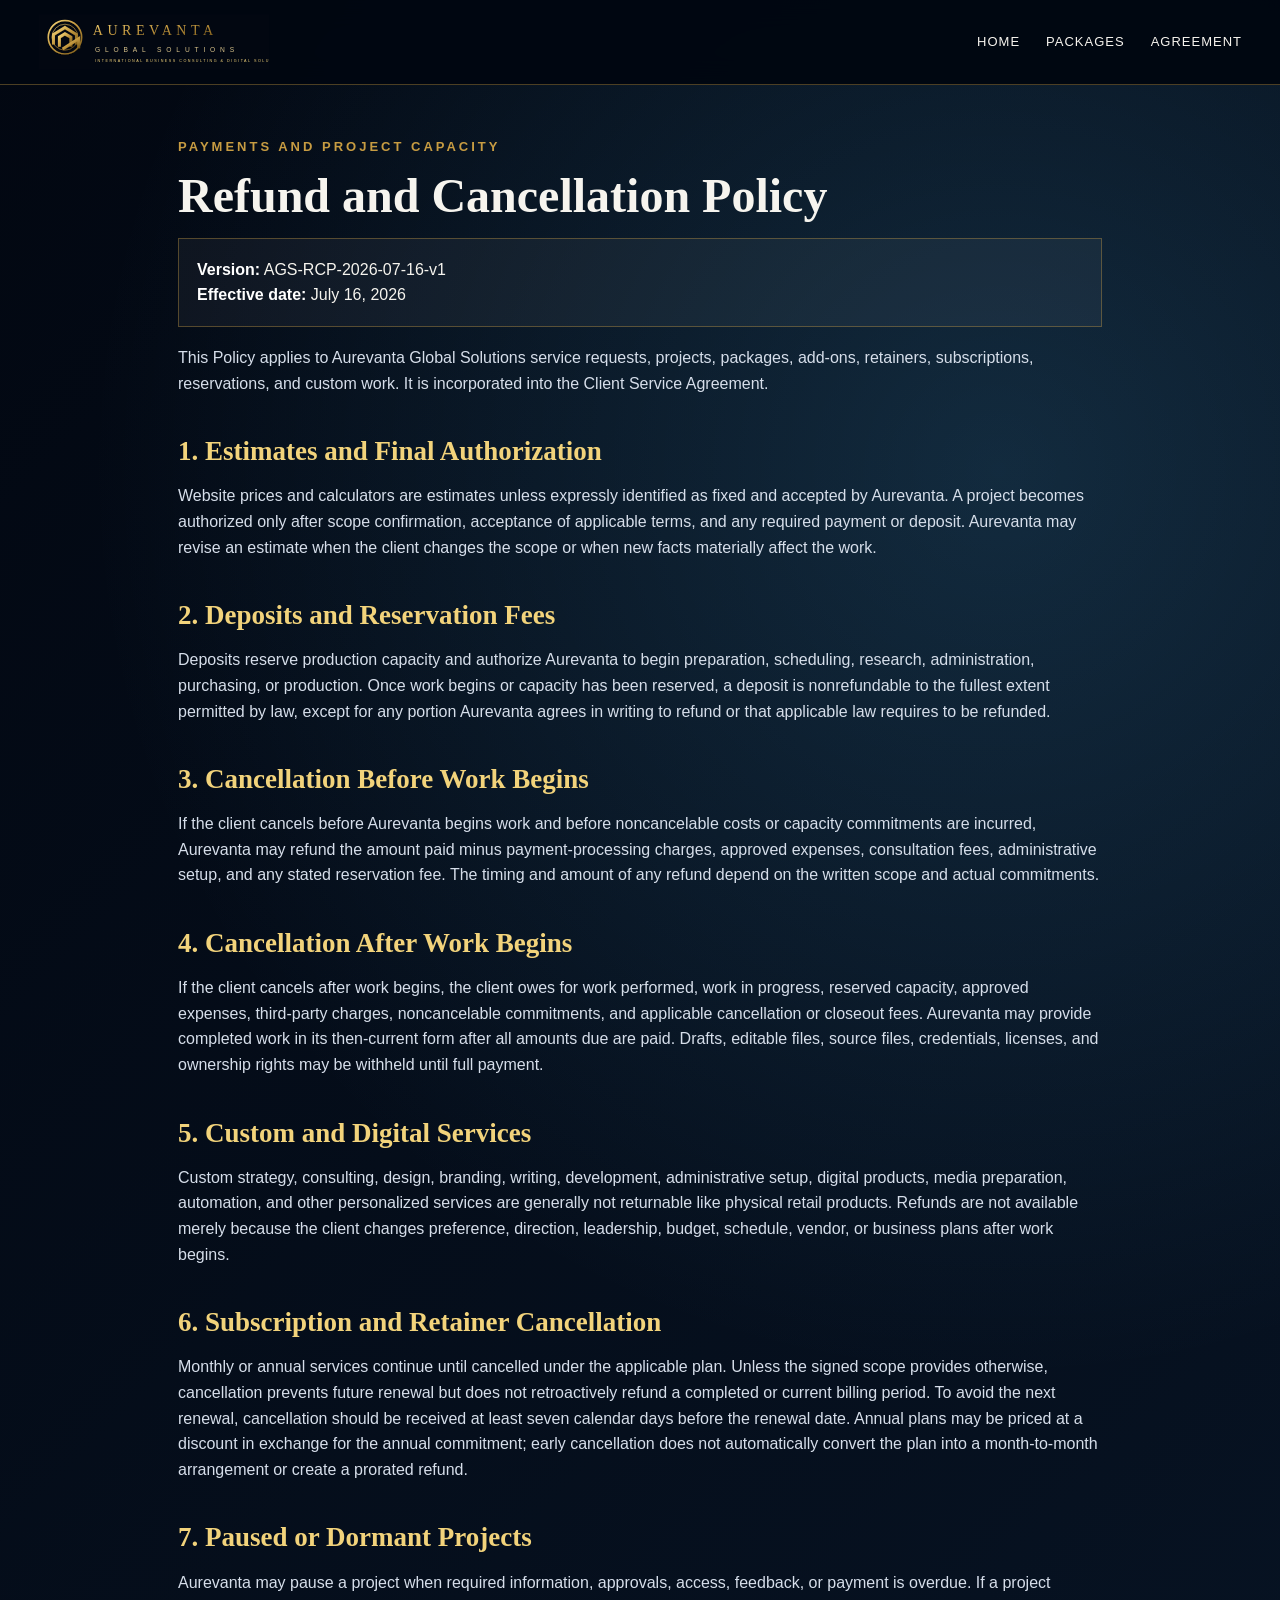
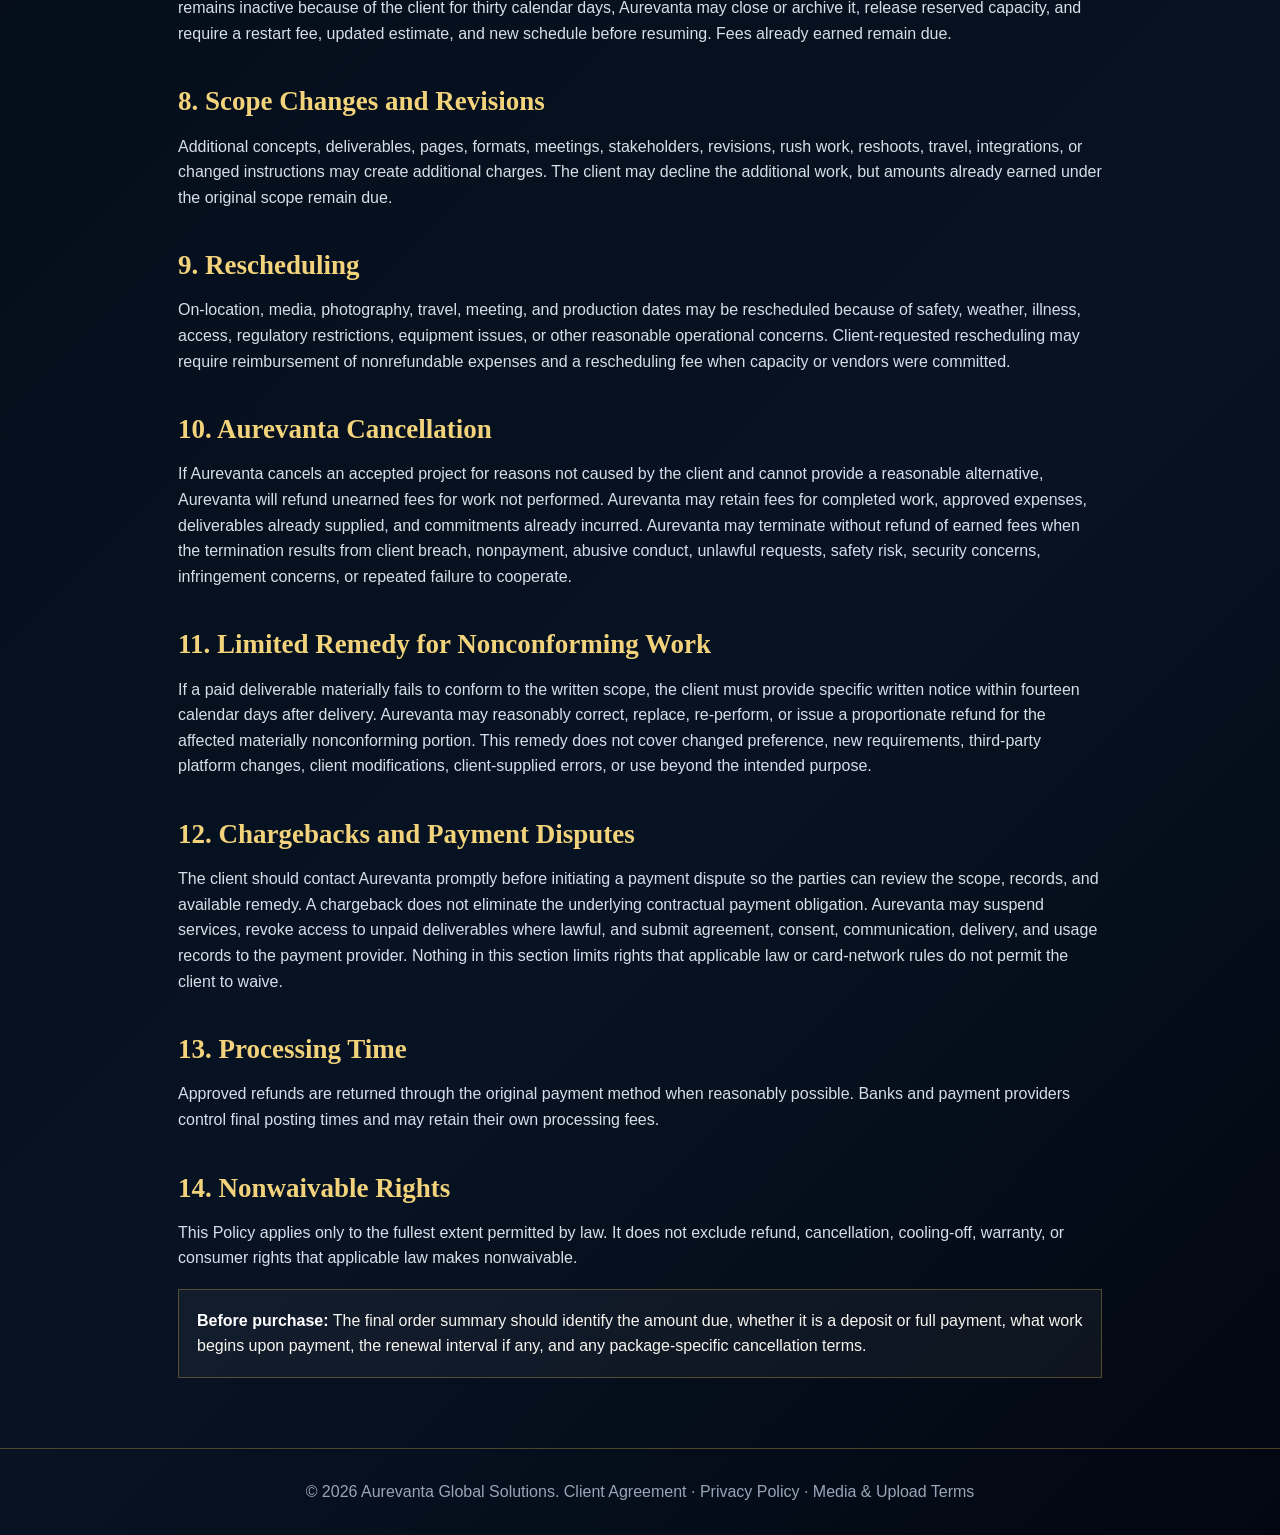
<file: legal/refund-cancellation-policy.html>
<!DOCTYPE html><html lang="en"><head><meta charset="UTF-8"><meta name="viewport" content="width=device-width,initial-scale=1.0"><title>Refund and Cancellation Policy | Aurevanta Global Solutions</title><link rel="stylesheet" href="../global.css"><style>.legal{max-width:980px;margin:auto;padding:52px 28px}.legal h1{font-family:Georgia,serif;font-size:48px;line-height:1;margin-bottom:12px}.legal h2{font-family:Georgia,serif;color:#f2d37b;font-size:27px;margin:34px 0 10px}.legal p,.legal li{color:#d6deea}.legal .meta,.legal .notice{border:1px solid var(--line);background:rgba(255,255,255,.045);padding:18px;margin:18px 0}.legal a{color:#f2d37b;text-decoration:underline}.legal li:before{content:'◇ ';color:var(--gold)}.legal strong{color:#fff}</style></head><body><header class="top"><div class="wrap nav"><a class="brand" href="../index.html"><img src="../assets/logo.svg" alt="Aurevanta Global Solutions logo"></a><div class="links"><a href="../index.html">Home</a><a href="../packages.html">Packages</a><a href="client-service-agreement.html">Agreement</a></div></div></header><main class="legal"><div class="kicker">Payments and Project Capacity</div><h1>Refund and Cancellation Policy</h1><div class="meta"><strong>Version:</strong> AGS-RCP-2026-07-16-v1<br><strong>Effective date:</strong> July 16, 2026</div><p>This Policy applies to Aurevanta Global Solutions service requests, projects, packages, add-ons, retainers, subscriptions, reservations, and custom work. It is incorporated into the Client Service Agreement.</p><h2>1. Estimates and Final Authorization</h2><p>Website prices and calculators are estimates unless expressly identified as fixed and accepted by Aurevanta. A project becomes authorized only after scope confirmation, acceptance of applicable terms, and any required payment or deposit. Aurevanta may revise an estimate when the client changes the scope or when new facts materially affect the work.</p><h2>2. Deposits and Reservation Fees</h2><p>Deposits reserve production capacity and authorize Aurevanta to begin preparation, scheduling, research, administration, purchasing, or production. Once work begins or capacity has been reserved, a deposit is nonrefundable to the fullest extent permitted by law, except for any portion Aurevanta agrees in writing to refund or that applicable law requires to be refunded.</p><h2>3. Cancellation Before Work Begins</h2><p>If the client cancels before Aurevanta begins work and before noncancelable costs or capacity commitments are incurred, Aurevanta may refund the amount paid minus payment-processing charges, approved expenses, consultation fees, administrative setup, and any stated reservation fee. The timing and amount of any refund depend on the written scope and actual commitments.</p><h2>4. Cancellation After Work Begins</h2><p>If the client cancels after work begins, the client owes for work performed, work in progress, reserved capacity, approved expenses, third-party charges, noncancelable commitments, and applicable cancellation or closeout fees. Aurevanta may provide completed work in its then-current form after all amounts due are paid. Drafts, editable files, source files, credentials, licenses, and ownership rights may be withheld until full payment.</p><h2>5. Custom and Digital Services</h2><p>Custom strategy, consulting, design, branding, writing, development, administrative setup, digital products, media preparation, automation, and other personalized services are generally not returnable like physical retail products. Refunds are not available merely because the client changes preference, direction, leadership, budget, schedule, vendor, or business plans after work begins.</p><h2>6. Subscription and Retainer Cancellation</h2><p>Monthly or annual services continue until cancelled under the applicable plan. Unless the signed scope provides otherwise, cancellation prevents future renewal but does not retroactively refund a completed or current billing period. To avoid the next renewal, cancellation should be received at least seven calendar days before the renewal date. Annual plans may be priced at a discount in exchange for the annual commitment; early cancellation does not automatically convert the plan into a month-to-month arrangement or create a prorated refund.</p><h2>7. Paused or Dormant Projects</h2><p>Aurevanta may pause a project when required information, approvals, access, feedback, or payment is overdue. If a project remains inactive because of the client for thirty calendar days, Aurevanta may close or archive it, release reserved capacity, and require a restart fee, updated estimate, and new schedule before resuming. Fees already earned remain due.</p><h2>8. Scope Changes and Revisions</h2><p>Additional concepts, deliverables, pages, formats, meetings, stakeholders, revisions, rush work, reshoots, travel, integrations, or changed instructions may create additional charges. The client may decline the additional work, but amounts already earned under the original scope remain due.</p><h2>9. Rescheduling</h2><p>On-location, media, photography, travel, meeting, and production dates may be rescheduled because of safety, weather, illness, access, regulatory restrictions, equipment issues, or other reasonable operational concerns. Client-requested rescheduling may require reimbursement of nonrefundable expenses and a rescheduling fee when capacity or vendors were committed.</p><h2>10. Aurevanta Cancellation</h2><p>If Aurevanta cancels an accepted project for reasons not caused by the client and cannot provide a reasonable alternative, Aurevanta will refund unearned fees for work not performed. Aurevanta may retain fees for completed work, approved expenses, deliverables already supplied, and commitments already incurred. Aurevanta may terminate without refund of earned fees when the termination results from client breach, nonpayment, abusive conduct, unlawful requests, safety risk, security concerns, infringement concerns, or repeated failure to cooperate.</p><h2>11. Limited Remedy for Nonconforming Work</h2><p>If a paid deliverable materially fails to conform to the written scope, the client must provide specific written notice within fourteen calendar days after delivery. Aurevanta may reasonably correct, replace, re-perform, or issue a proportionate refund for the affected materially nonconforming portion. This remedy does not cover changed preference, new requirements, third-party platform changes, client modifications, client-supplied errors, or use beyond the intended purpose.</p><h2>12. Chargebacks and Payment Disputes</h2><p>The client should contact Aurevanta promptly before initiating a payment dispute so the parties can review the scope, records, and available remedy. A chargeback does not eliminate the underlying contractual payment obligation. Aurevanta may suspend services, revoke access to unpaid deliverables where lawful, and submit agreement, consent, communication, delivery, and usage records to the payment provider. Nothing in this section limits rights that applicable law or card-network rules do not permit the client to waive.</p><h2>13. Processing Time</h2><p>Approved refunds are returned through the original payment method when reasonably possible. Banks and payment providers control final posting times and may retain their own processing fees.</p><h2>14. Nonwaivable Rights</h2><p>This Policy applies only to the fullest extent permitted by law. It does not exclude refund, cancellation, cooling-off, warranty, or consumer rights that applicable law makes nonwaivable.</p><div class="notice"><strong>Before purchase:</strong> The final order summary should identify the amount due, whether it is a deposit or full payment, what work begins upon payment, the renewal interval if any, and any package-specific cancellation terms.</div></main><footer>© 2026 Aurevanta Global Solutions. <a href="client-service-agreement.html">Client Agreement</a> · <a href="privacy-policy.html">Privacy Policy</a> · <a href="media-upload-authorization.html">Media & Upload Terms</a></footer></body></html>
</file>
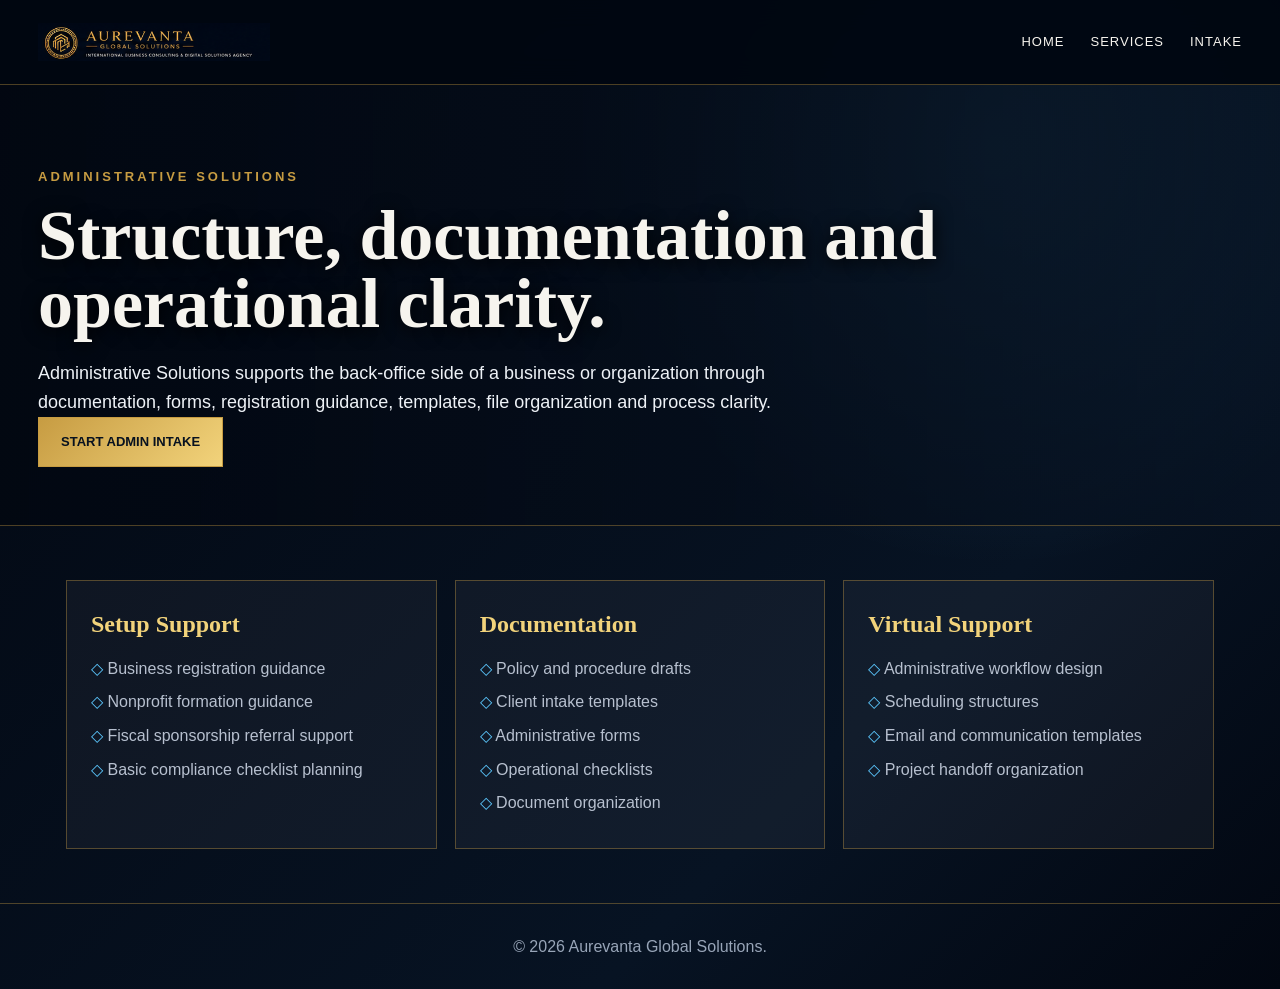
<file: services/administrative-solutions.html>
<!DOCTYPE html><html lang="en"><head><meta charset="UTF-8"><meta name="viewport" content="width=device-width,initial-scale=1.0"><title>Administrative Solutions | Aurevanta Global Solutions</title><link rel="stylesheet" href="../global.css"></head><body><a class="skip-main" href="#main">Skip to content</a><header class="top"><div class="wrap nav"><a class="brand" href="../index.html"><img src="../assets/ags-logo-horizontal.png" alt="Aurevanta Global Solutions logo"><div><strong>AUREVANTA GLOBAL SOLUTIONS</strong><span>International Business Consulting & Digital Solutions Agency</span></div></a><div class="links"><a href="../index.html">Home</a><a href="../index.html#services">Services</a><a href="../packages.html?service=administrative-solutions#packages">Intake</a></div>
<details class="mobile-menu"><summary>Menu</summary><nav aria-label="Mobile navigation"><a href="../index.html">Home</a><a href="../index.html#services">Services</a><a href="../packages.html?service=administrative-solutions#packages">Intake</a></nav></details></div></header><main id="main" tabindex="-1"><section class="service-hero"><div class="wrap"><div class="kicker">Administrative Solutions</div><h1>Structure, documentation and operational clarity.</h1><p class="lead">Administrative Solutions supports the back-office side of a business or organization through documentation, forms, registration guidance, templates, file organization and process clarity.</p><div class="btns"><a class="btn primary" href="../packages.html?service=administrative-solutions#packages">Start Admin Intake</a></div></div></section><section class="section"><div class="wrap grid"><article class="info"><h3>Setup Support</h3><ul><li>Business registration guidance</li><li>Nonprofit formation guidance</li><li>Fiscal sponsorship referral support</li><li>Basic compliance checklist planning</li></ul></article><article class="info"><h3>Documentation</h3><ul><li>Policy and procedure drafts</li><li>Client intake templates</li><li>Administrative forms</li><li>Operational checklists</li><li>Document organization</li></ul></article><article class="info"><h3>Virtual Support</h3><ul><li>Administrative workflow design</li><li>Scheduling structures</li><li>Email and communication templates</li><li>Project handoff organization</li></ul></article></div></section></main><footer>© 2026 Aurevanta Global Solutions.</footer></body></html>
</file>
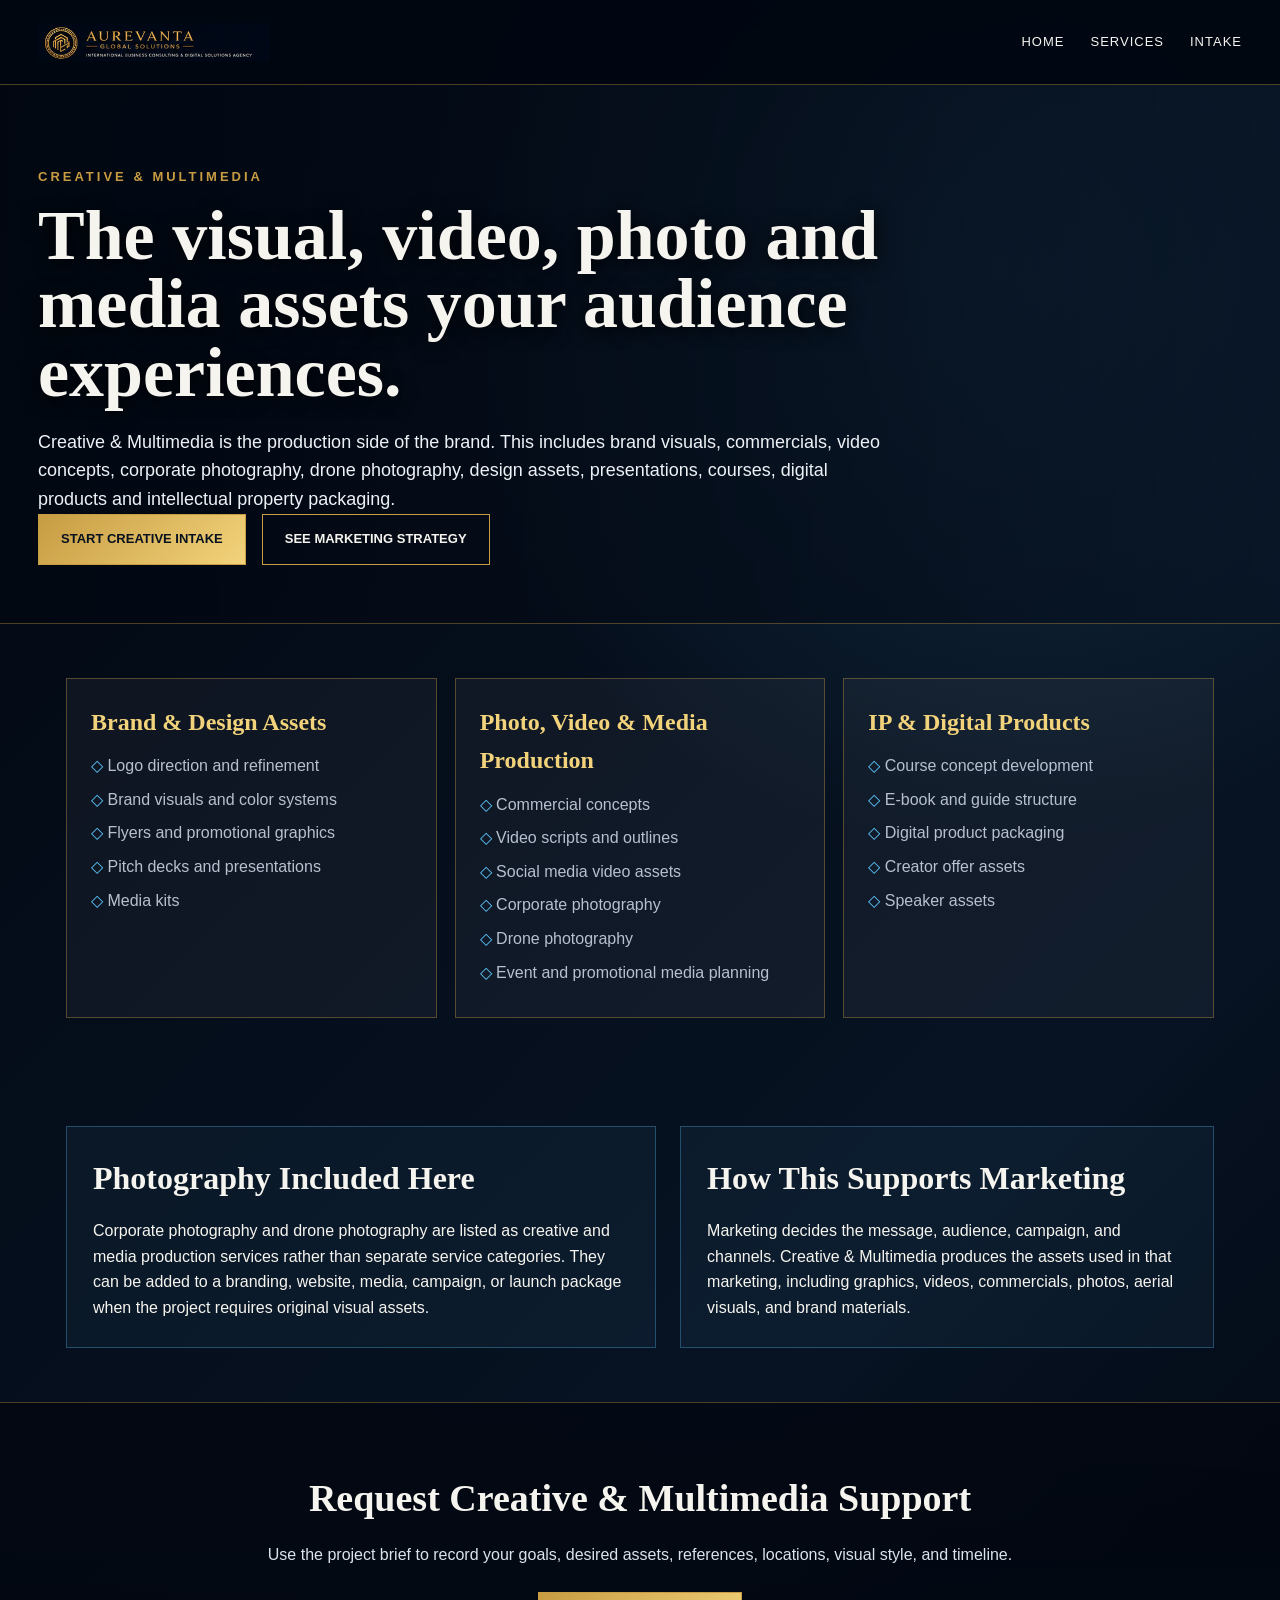
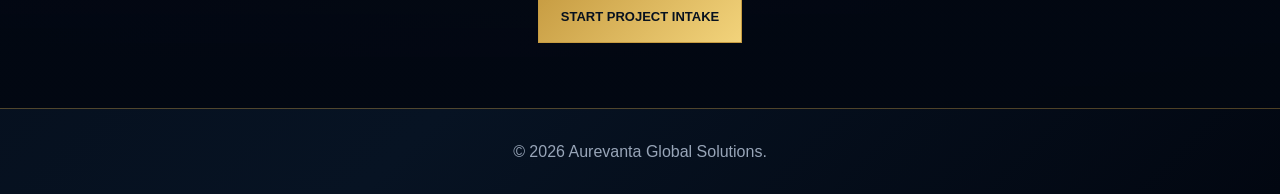
<file: services/creative-multimedia.html>
<!DOCTYPE html><html lang="en"><head><meta charset="UTF-8"><meta name="viewport" content="width=device-width,initial-scale=1.0"><title>Creative & Multimedia | Aurevanta Global Solutions</title><link rel="stylesheet" href="../global.css"></head><body><a class="skip-main" href="#main">Skip to content</a><header class="top"><div class="wrap nav"><a class="brand" href="../index.html"><img src="../assets/ags-logo-horizontal.png" alt="Aurevanta Global Solutions logo"><div><strong>AUREVANTA GLOBAL SOLUTIONS</strong><span>International Business Consulting & Digital Solutions Agency</span></div></a><div class="links"><a href="../index.html">Home</a><a href="../index.html#services">Services</a><a href="../packages.html?service=creative-multimedia#packages">Intake</a></div>
<details class="mobile-menu"><summary>Menu</summary><nav aria-label="Mobile navigation"><a href="../index.html">Home</a><a href="../index.html#services">Services</a><a href="../packages.html?service=creative-multimedia#packages">Intake</a></nav></details></div></header><main id="main" tabindex="-1"><section class="service-hero"><div class="wrap"><div class="kicker">Creative & Multimedia</div><h1>The visual, video, photo and media assets your audience experiences.</h1><p class="lead">Creative & Multimedia is the production side of the brand. This includes brand visuals, commercials, video concepts, corporate photography, drone photography, design assets, presentations, courses, digital products and intellectual property packaging.</p><div class="btns"><a class="btn primary" href="../packages.html?service=creative-multimedia#packages">Start Creative Intake</a><a class="btn" href="marketing-growth.html">See Marketing Strategy</a></div></div></section><section class="section"><div class="wrap grid"><article class="info"><h3>Brand & Design Assets</h3><ul><li>Logo direction and refinement</li><li>Brand visuals and color systems</li><li>Flyers and promotional graphics</li><li>Pitch decks and presentations</li><li>Media kits</li></ul></article><article class="info"><h3>Photo, Video & Media Production</h3><ul><li>Commercial concepts</li><li>Video scripts and outlines</li><li>Social media video assets</li><li>Corporate photography</li><li>Drone photography</li><li>Event and promotional media planning</li></ul></article><article class="info"><h3>IP & Digital Products</h3><ul><li>Course concept development</li><li>E-book and guide structure</li><li>Digital product packaging</li><li>Creator offer assets</li><li>Speaker assets</li></ul></article></div></section><section class="section"><div class="wrap split"><div class="panel"><h2>Photography Included Here</h2><p>Corporate photography and drone photography are listed as creative and media production services rather than separate service categories. They can be added to a branding, website, media, campaign, or launch package when the project requires original visual assets.</p></div><div class="panel"><h2>How This Supports Marketing</h2><p>Marketing decides the message, audience, campaign, and channels. Creative & Multimedia produces the assets used in that marketing, including graphics, videos, commercials, photos, aerial visuals, and brand materials.</p></div></div></section><section class="cta"><div class="wrap"><h2>Request Creative & Multimedia Support</h2><p>Use the project brief to record your goals, desired assets, references, locations, visual style, and timeline.</p><div class="btns" style="justify-content:center"><a class="btn primary" href="../packages.html?service=creative-multimedia#packages">Start Project Intake</a></div></div></section></main><footer>© 2026 Aurevanta Global Solutions.</footer></body></html>
</file>
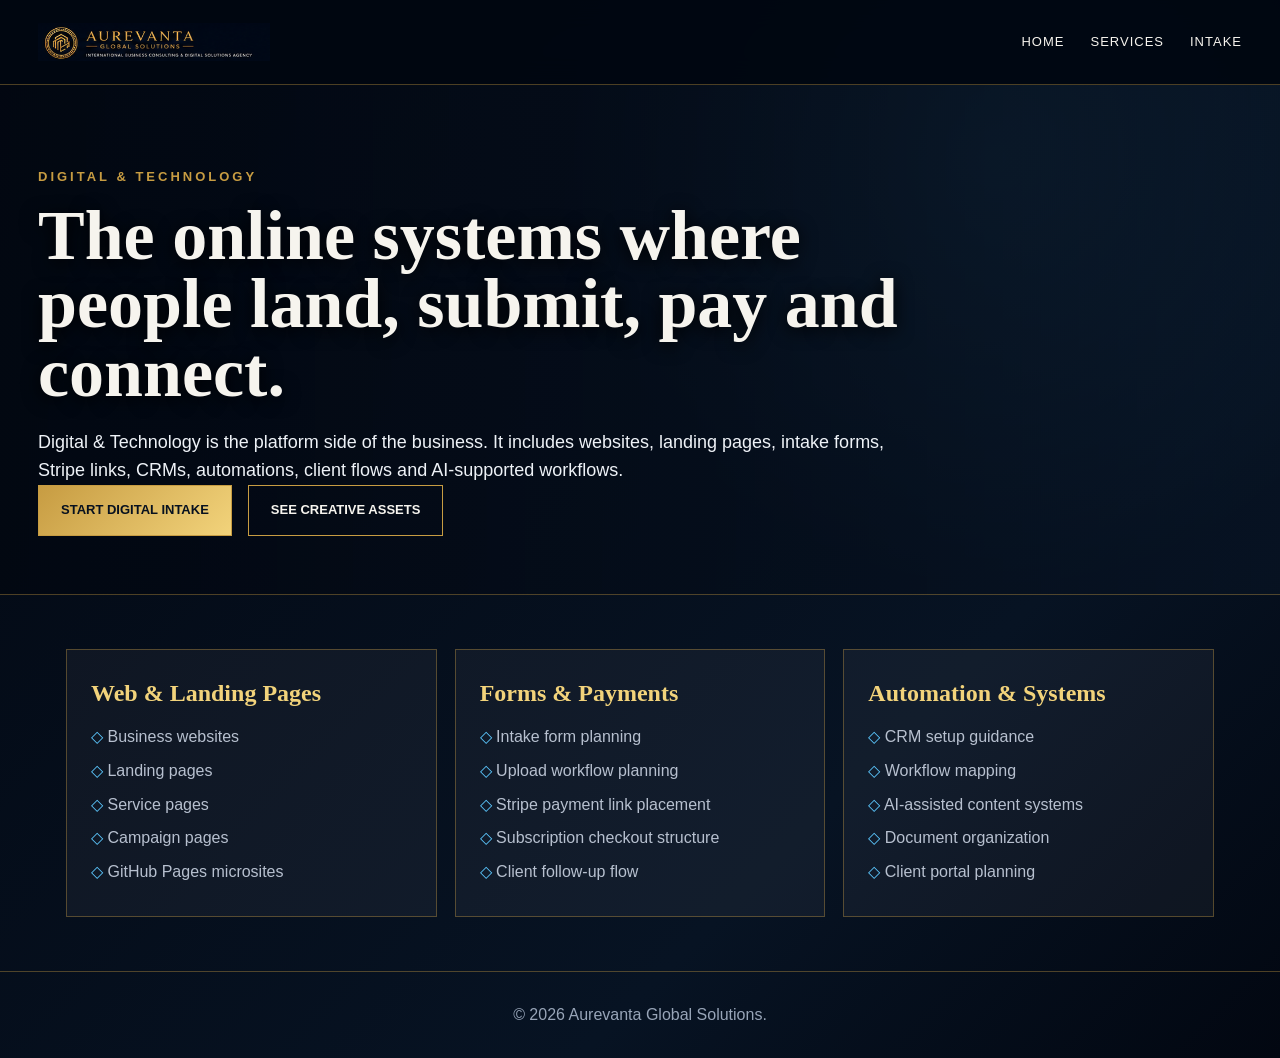
<file: services/digital-technology.html>
<!DOCTYPE html><html lang="en"><head><meta charset="UTF-8"><meta name="viewport" content="width=device-width,initial-scale=1.0"><title>Digital & Technology | Aurevanta Global Solutions</title><link rel="stylesheet" href="../global.css"></head><body><a class="skip-main" href="#main">Skip to content</a><header class="top"><div class="wrap nav"><a class="brand" href="../index.html"><img src="../assets/ags-logo-horizontal.png" alt="Aurevanta Global Solutions logo"><div><strong>AUREVANTA GLOBAL SOLUTIONS</strong><span>International Business Consulting & Digital Solutions Agency</span></div></a><div class="links"><a href="../index.html">Home</a><a href="../index.html#services">Services</a><a href="../packages.html?service=digital-technology#packages">Intake</a></div>
<details class="mobile-menu"><summary>Menu</summary><nav aria-label="Mobile navigation"><a href="../index.html">Home</a><a href="../index.html#services">Services</a><a href="../packages.html?service=digital-technology#packages">Intake</a></nav></details></div></header><main id="main" tabindex="-1"><section class="service-hero"><div class="wrap"><div class="kicker">Digital & Technology</div><h1>The online systems where people land, submit, pay and connect.</h1><p class="lead">Digital & Technology is the platform side of the business. It includes websites, landing pages, intake forms, Stripe links, CRMs, automations, client flows and AI-supported workflows.</p><div class="btns"><a class="btn primary" href="../packages.html?service=digital-technology#packages">Start Digital Intake</a><a class="btn" href="creative-multimedia.html">See Creative Assets</a></div></div></section><section class="section"><div class="wrap grid"><article class="info"><h3>Web & Landing Pages</h3><ul><li>Business websites</li><li>Landing pages</li><li>Service pages</li><li>Campaign pages</li><li>GitHub Pages microsites</li></ul></article><article class="info"><h3>Forms & Payments</h3><ul><li>Intake form planning</li><li>Upload workflow planning</li><li>Stripe payment link placement</li><li>Subscription checkout structure</li><li>Client follow-up flow</li></ul></article><article class="info"><h3>Automation & Systems</h3><ul><li>CRM setup guidance</li><li>Workflow mapping</li><li>AI-assisted content systems</li><li>Document organization</li><li>Client portal planning</li></ul></article></div></section></main><footer>© 2026 Aurevanta Global Solutions.</footer></body></html>
</file>
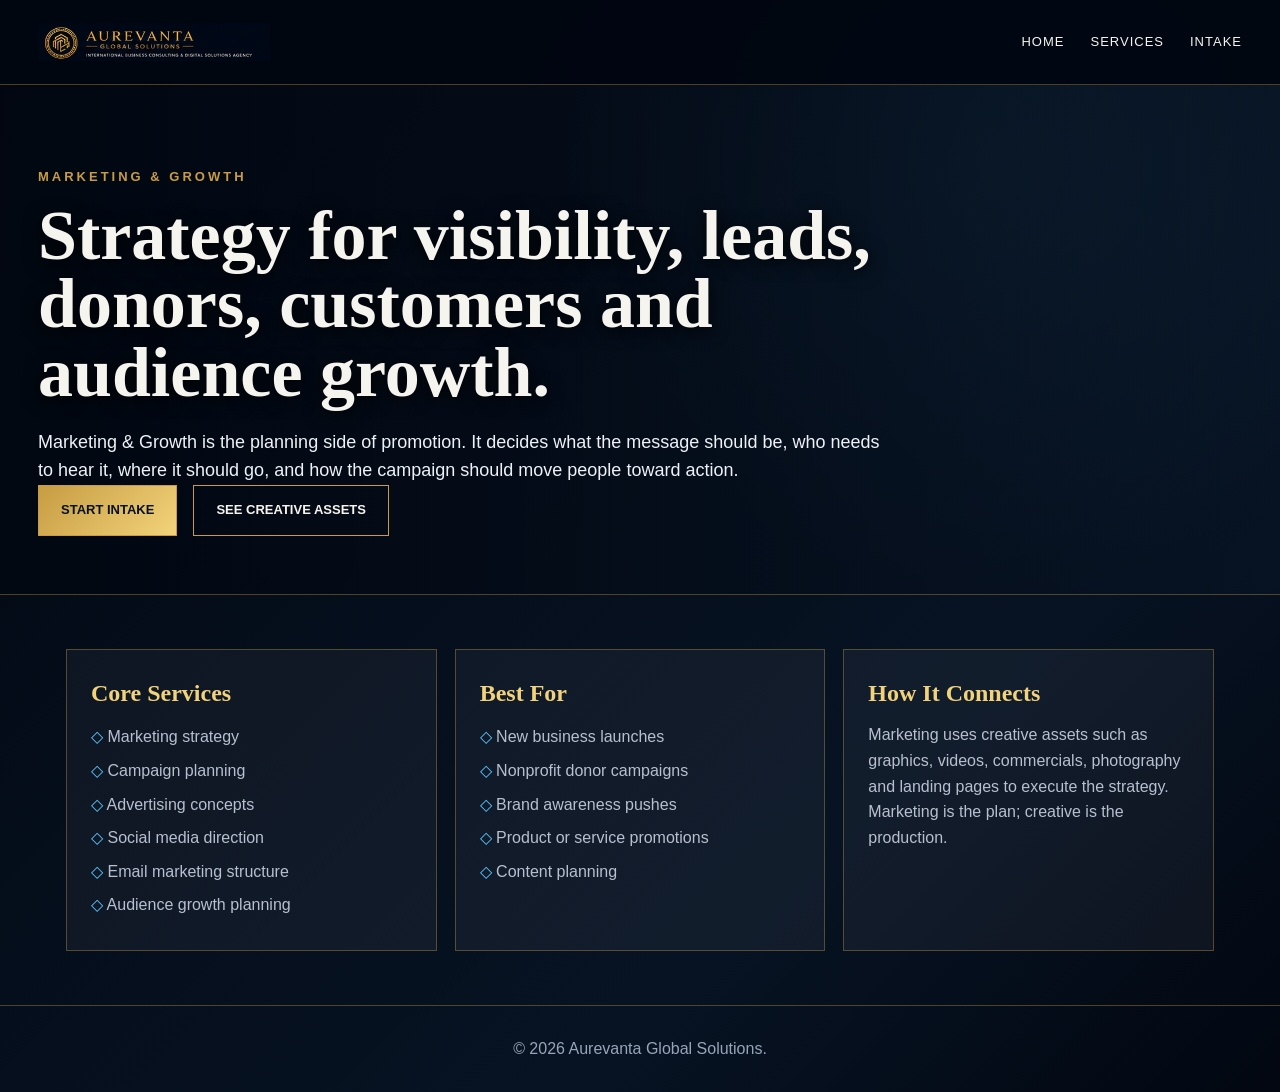
<file: services/marketing-growth.html>
<!DOCTYPE html><html lang="en"><head><meta charset="UTF-8"><meta name="viewport" content="width=device-width,initial-scale=1.0"><title>Marketing & Growth | Aurevanta Global Solutions</title><link rel="stylesheet" href="../global.css"></head><body><a class="skip-main" href="#main">Skip to content</a><header class="top"><div class="wrap nav"><a class="brand" href="../index.html"><img src="../assets/ags-logo-horizontal.png" alt="Aurevanta Global Solutions logo"><div><strong>AUREVANTA GLOBAL SOLUTIONS</strong><span>International Business Consulting & Digital Solutions Agency</span></div></a><div class="links"><a href="../index.html">Home</a><a href="../index.html#services">Services</a><a href="../packages.html?service=marketing-growth#packages">Intake</a></div>
<details class="mobile-menu"><summary>Menu</summary><nav aria-label="Mobile navigation"><a href="../index.html">Home</a><a href="../index.html#services">Services</a><a href="../packages.html?service=marketing-growth#packages">Intake</a></nav></details></div></header><main id="main" tabindex="-1"><section class="service-hero"><div class="wrap"><div class="kicker">Marketing & Growth</div><h1>Strategy for visibility, leads, donors, customers and audience growth.</h1><p class="lead">Marketing & Growth is the planning side of promotion. It decides what the message should be, who needs to hear it, where it should go, and how the campaign should move people toward action.</p><div class="btns"><a class="btn primary" href="../packages.html?service=marketing-growth#packages">Start Intake</a><a class="btn" href="creative-multimedia.html">See Creative Assets</a></div></div></section><section class="section"><div class="wrap grid"><article class="info"><h3>Core Services</h3><ul><li>Marketing strategy</li><li>Campaign planning</li><li>Advertising concepts</li><li>Social media direction</li><li>Email marketing structure</li><li>Audience growth planning</li></ul></article><article class="info"><h3>Best For</h3><ul><li>New business launches</li><li>Nonprofit donor campaigns</li><li>Brand awareness pushes</li><li>Product or service promotions</li><li>Content planning</li></ul></article><article class="info"><h3>How It Connects</h3><p>Marketing uses creative assets such as graphics, videos, commercials, photography and landing pages to execute the strategy. Marketing is the plan; creative is the production.</p></article></div></section></main><footer>© 2026 Aurevanta Global Solutions.</footer></body></html>
</file>
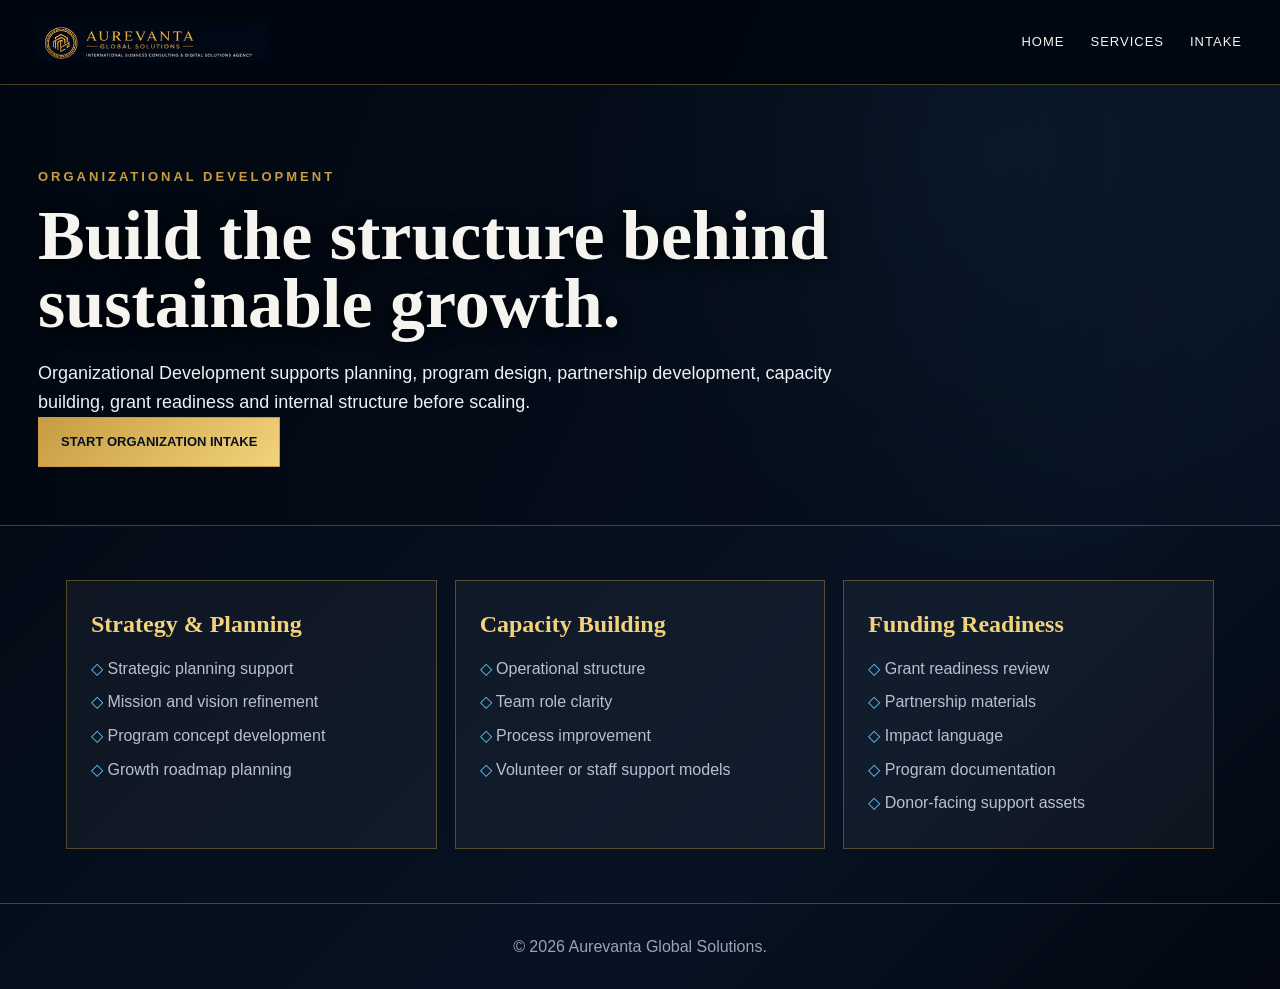
<file: services/organizational-development.html>
<!DOCTYPE html><html lang="en"><head><meta charset="UTF-8"><meta name="viewport" content="width=device-width,initial-scale=1.0"><title>Organizational Development | Aurevanta Global Solutions</title><link rel="stylesheet" href="../global.css"></head><body><a class="skip-main" href="#main">Skip to content</a><header class="top"><div class="wrap nav"><a class="brand" href="../index.html"><img src="../assets/ags-logo-horizontal.png" alt="Aurevanta Global Solutions logo"><div><strong>AUREVANTA GLOBAL SOLUTIONS</strong><span>International Business Consulting & Digital Solutions Agency</span></div></a><div class="links"><a href="../index.html">Home</a><a href="../index.html#services">Services</a><a href="../packages.html?service=organizational-development#packages">Intake</a></div>
<details class="mobile-menu"><summary>Menu</summary><nav aria-label="Mobile navigation"><a href="../index.html">Home</a><a href="../index.html#services">Services</a><a href="../packages.html?service=organizational-development#packages">Intake</a></nav></details></div></header><main id="main" tabindex="-1"><section class="service-hero"><div class="wrap"><div class="kicker">Organizational Development</div><h1>Build the structure behind sustainable growth.</h1><p class="lead">Organizational Development supports planning, program design, partnership development, capacity building, grant readiness and internal structure before scaling.</p><div class="btns"><a class="btn primary" href="../packages.html?service=organizational-development#packages">Start Organization Intake</a></div></div></section><section class="section"><div class="wrap grid"><article class="info"><h3>Strategy & Planning</h3><ul><li>Strategic planning support</li><li>Mission and vision refinement</li><li>Program concept development</li><li>Growth roadmap planning</li></ul></article><article class="info"><h3>Capacity Building</h3><ul><li>Operational structure</li><li>Team role clarity</li><li>Process improvement</li><li>Volunteer or staff support models</li></ul></article><article class="info"><h3>Funding Readiness</h3><ul><li>Grant readiness review</li><li>Partnership materials</li><li>Impact language</li><li>Program documentation</li><li>Donor-facing support assets</li></ul></article></div></section></main><footer>© 2026 Aurevanta Global Solutions.</footer></body></html>
</file>
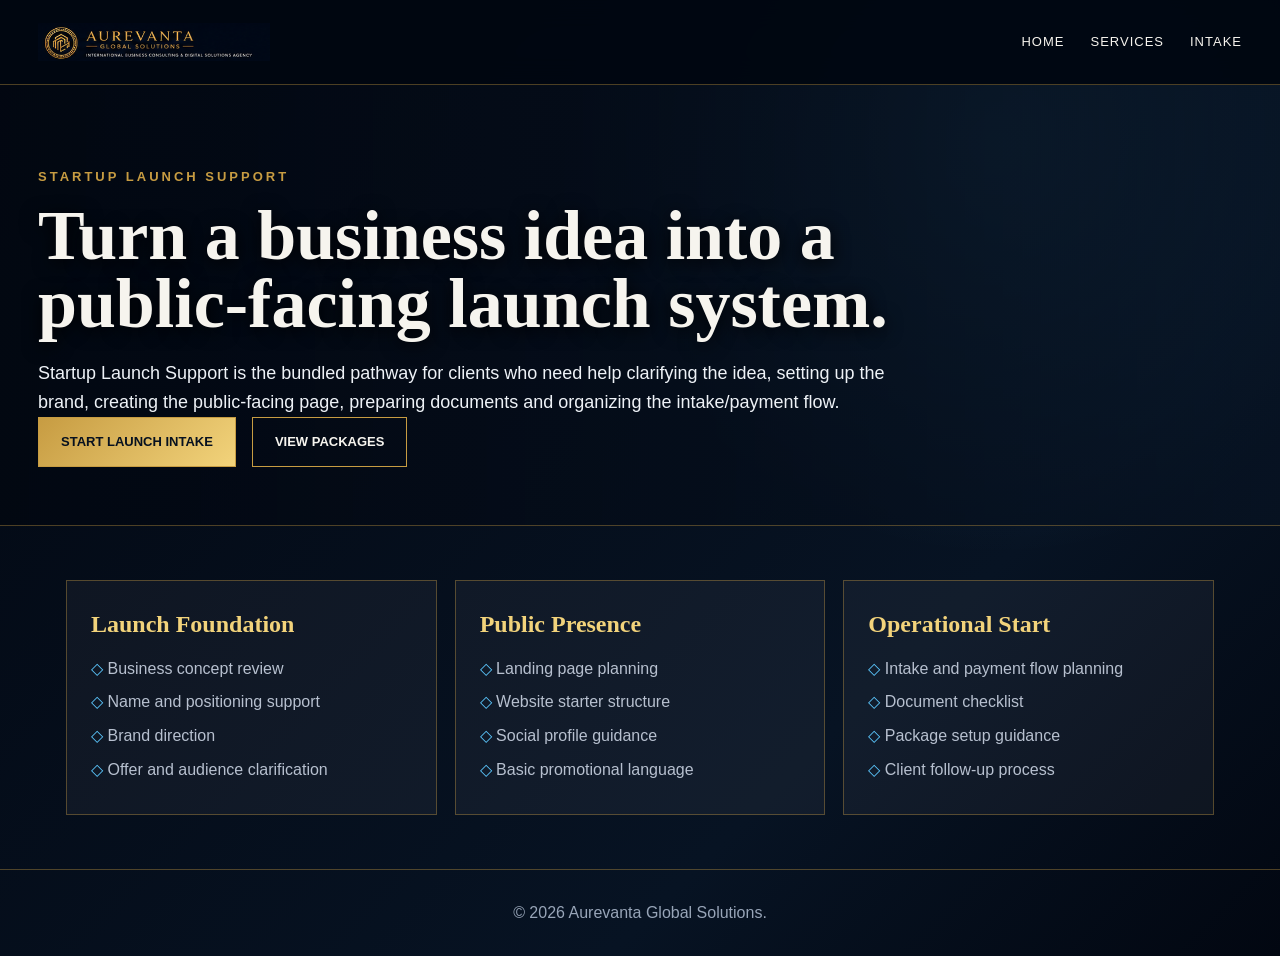
<file: services/startup-launch.html>
<!DOCTYPE html><html lang="en"><head><meta charset="UTF-8"><meta name="viewport" content="width=device-width,initial-scale=1.0"><title>Startup Launch Support | Aurevanta Global Solutions</title><link rel="stylesheet" href="../global.css"></head><body><a class="skip-main" href="#main">Skip to content</a><header class="top"><div class="wrap nav"><a class="brand" href="../index.html"><img src="../assets/ags-logo-horizontal.png" alt="Aurevanta Global Solutions logo"><div><strong>AUREVANTA GLOBAL SOLUTIONS</strong><span>International Business Consulting & Digital Solutions Agency</span></div></a><div class="links"><a href="../index.html">Home</a><a href="../index.html#services">Services</a><a href="../packages.html?service=startup-launch#packages">Intake</a></div>
<details class="mobile-menu"><summary>Menu</summary><nav aria-label="Mobile navigation"><a href="../index.html">Home</a><a href="../index.html#services">Services</a><a href="../packages.html?service=startup-launch#packages">Intake</a></nav></details></div></header><main id="main" tabindex="-1"><section class="service-hero"><div class="wrap"><div class="kicker">Startup Launch Support</div><h1>Turn a business idea into a public-facing launch system.</h1><p class="lead">Startup Launch Support is the bundled pathway for clients who need help clarifying the idea, setting up the brand, creating the public-facing page, preparing documents and organizing the intake/payment flow.</p><div class="btns"><a class="btn primary" href="../packages.html?service=startup-launch#packages">Start Launch Intake</a><a class="btn" href="../packages.html">View Packages</a></div></div></section><section class="section"><div class="wrap grid"><article class="info"><h3>Launch Foundation</h3><ul><li>Business concept review</li><li>Name and positioning support</li><li>Brand direction</li><li>Offer and audience clarification</li></ul></article><article class="info"><h3>Public Presence</h3><ul><li>Landing page planning</li><li>Website starter structure</li><li>Social profile guidance</li><li>Basic promotional language</li></ul></article><article class="info"><h3>Operational Start</h3><ul><li>Intake and payment flow planning</li><li>Document checklist</li><li>Package setup guidance</li><li>Client follow-up process</li></ul></article></div></section></main><footer>© 2026 Aurevanta Global Solutions.</footer></body></html>
</file>
<file: global.css>
:root{--gold:#c79c42;--gold2:#f2d37b;--light:#f6f4ee;--muted:#b7c0cf;--blue:#5cc8ff;--line:rgba(199,156,66,.38);--navy:#020711;--panel:#071524;--success:#7ccf9b}*{box-sizing:border-box;margin:0;padding:0}html{scroll-behavior:smooth}body{font-family:Segoe UI,Arial,sans-serif;background:radial-gradient(circle at 78% 15%,rgba(92,200,255,.16),transparent 32%),linear-gradient(135deg,#020711,#071323 70%,#020711);color:var(--light);line-height:1.6}a{text-decoration:none;color:inherit}img{display:block;max-width:100%}.top{position:sticky;top:0;background:rgba(1,7,17,.96);border-bottom:1px solid var(--line);z-index:30;backdrop-filter:blur(14px)}.nav{max-width:1450px;margin:auto;min-height:84px;padding:10px 38px;display:flex;align-items:center;justify-content:space-between;gap:25px}.brand{display:flex;gap:14px;align-items:center}.brand img{width:245px;height:60px;object-fit:contain}.brand div{display:none}.links{display:flex;gap:26px;text-transform:uppercase;font-size:13px;letter-spacing:1px;align-items:center}.links a:hover{color:var(--gold)}.hero{min-height:520px;position:relative;overflow:hidden;border-bottom:1px solid var(--line);background:linear-gradient(90deg,rgba(2,7,17,.96),rgba(5,17,35,.78),rgba(2,7,17,.76)),url('https://images.unsplash.com/photo-1497366754035-f200968a6e72?auto=format&fit=crop&w=1800&q=85') center/cover no-repeat}.hero:after{content:"";position:absolute;inset:auto 0 0 0;height:230px;background:linear-gradient(to top,#06111f,transparent)}.hero-inner{max-width:1360px;margin:auto;min-height:520px;padding:62px 38px;display:grid;grid-template-columns:1fr 1fr;gap:40px;align-items:center;position:relative;z-index:2}.copy h1{font-family:Georgia,serif;font-size:clamp(42px,5vw,70px);line-height:.94;margin-bottom:20px;text-shadow:0 4px 24px #000}.copy em{font-style:normal;color:var(--gold)}.copy p{color:#eef2f7;font-size:17px;max-width:600px;margin-bottom:28px;text-shadow:0 2px 10px #000}.btns{display:flex;gap:16px;flex-wrap:wrap}.btn{border:1px solid var(--gold);padding:14px 22px;text-transform:uppercase;font-size:13px;font-weight:700;display:inline-block;cursor:pointer;background:transparent;color:var(--light)}.btn:hover{transform:translateY(-1px);box-shadow:0 10px 30px rgba(199,156,66,.16)}.primary{background:linear-gradient(135deg,var(--gold),var(--gold2));color:#07111f}.hud{border:1px solid rgba(92,200,255,.4);background:linear-gradient(135deg,rgba(9,27,50,.9),rgba(4,13,26,.7));padding:28px;box-shadow:0 0 42px rgba(92,200,255,.14);backdrop-filter:blur(8px)}.hud h3{text-transform:uppercase;letter-spacing:1.6px;margin-bottom:15px}.solution{border-top:1px solid rgba(255,255,255,.1);padding:13px 0;display:grid;grid-template-columns:38px 1fr;gap:12px}.solution i{border:1px solid rgba(255,255,255,.65);border-radius:50%;height:36px;display:grid;place-items:center;font-style:normal;font-size:12px}.solution strong{display:block;text-transform:uppercase;letter-spacing:1px}.solution span{color:var(--muted);font-size:13px}.strip{border-bottom:1px solid var(--line);background:rgba(4,13,26,.9)}.strip-grid{max-width:1360px;margin:auto;display:grid;grid-template-columns:repeat(4,1fr)}.strip-item{padding:20px 28px;border-right:1px solid var(--line)}.strip-item strong{display:block;text-transform:uppercase;letter-spacing:1px}.strip-item span{color:var(--muted)}.section{max-width:1450px;margin:auto;padding:54px 38px}.section.alt{max-width:none;background:rgba(255,255,255,.025);border-top:1px solid rgba(255,255,255,.06);border-bottom:1px solid rgba(255,255,255,.06)}.section.alt>.section-inner{max-width:1450px;margin:auto}.title{text-align:center;margin-bottom:28px;font-family:Georgia,serif;text-transform:uppercase;letter-spacing:2px;font-size:28px}.subtitle{text-align:center;color:var(--muted);max-width:760px;margin:-14px auto 28px}.cards{display:grid;grid-template-columns:repeat(6,1fr);gap:14px}.card,.package-showcase,.gallery-card{border:1px solid var(--line);background:#071524;overflow:hidden;transition:.2s ease}.card:hover,.package-showcase:hover,.gallery-card:hover{transform:translateY(-3px);border-color:rgba(242,211,123,.75);box-shadow:0 18px 45px rgba(0,0,0,.28)}.card-image,.package-image,.gallery-image{width:100%;object-fit:cover}.card-image{height:135px}.body{padding:18px}.body h3{text-transform:uppercase;font-size:14px;letter-spacing:1.2px;margin-bottom:8px}.body p{color:var(--muted);font-size:13px}.body a{display:block;margin-top:12px;color:var(--gold);text-transform:uppercase;font-size:12px}.package-grid{display:grid;grid-template-columns:repeat(3,1fr);gap:20px}.package-showcase{display:flex;flex-direction:column}.package-image{height:210px}.package-content{padding:22px;display:flex;flex-direction:column;flex:1}.package-content h3{font-family:Georgia,serif;color:var(--gold2);font-size:25px}.package-content p{color:var(--muted);margin:8px 0}.package-price{font-family:Georgia,serif;color:var(--gold2);font-size:29px;margin:10px 0 2px}.package-type{font-size:11px;text-transform:uppercase;letter-spacing:1px;color:#9fc8e6;margin-bottom:14px}.package-content .btn{margin-top:auto;text-align:center}.gallery-grid{display:grid;grid-template-columns:repeat(3,1fr);gap:18px}.gallery-image{height:220px}.gallery-content{padding:18px}.gallery-content h3{font-family:Georgia,serif;color:var(--gold2);font-size:22px}.gallery-content p{color:var(--muted);font-size:14px}.cta{text-align:center;padding:65px 28px;border-top:1px solid var(--line);background:linear-gradient(rgba(2,7,17,.86),rgba(2,7,17,.94)),url('https://images.unsplash.com/photo-1497366811353-6870744d04b2?auto=format&fit=crop&w=1800&q=80') center/cover}.cta h2{font-family:Georgia,serif;font-size:38px;margin-bottom:14px}.cta p{color:#dce3ed;max-width:760px;margin:0 auto 24px}.wrap{max-width:1260px;margin:auto;padding:0 28px}.service-hero{padding:82px 0 58px;border-bottom:1px solid var(--line);background:linear-gradient(90deg,rgba(2,7,17,.94),rgba(7,19,35,.68)),url('https://images.unsplash.com/photo-1460925895917-afdab827c52f?auto=format&fit=crop&w=1800&q=82') center/cover}.kicker{color:var(--gold);text-transform:uppercase;letter-spacing:3px;font-size:13px;font-weight:700;margin-bottom:14px}.service-hero h1{font-family:Georgia,serif;font-size:clamp(42px,6vw,70px);line-height:.98;margin-bottom:20px;max-width:940px;text-shadow:0 3px 18px #000}.lead{color:#eef2f7;max-width:850px;font-size:18px}.grid{display:grid;grid-template-columns:repeat(3,1fr);gap:18px}.info{border:1px solid var(--line);background:rgba(255,255,255,.045);padding:24px}.info h3{font-family:Georgia,serif;color:var(--gold2);font-size:24px;margin-bottom:10px}.info p,.info li{color:var(--muted)}ul{list-style:none;margin-top:12px}li{margin-bottom:8px}li:before{content:'◇ ';color:var(--blue)}.split{display:grid;grid-template-columns:1.05fr .95fr;gap:24px;align-items:start}.panel{border:1px solid rgba(92,200,255,.3);background:rgba(92,200,255,.055);padding:26px}.panel h2,.section h2{font-family:Georgia,serif;font-size:32px;margin-bottom:14px}.legal-footer a{color:var(--gold2);text-decoration:underline;margin:0 8px}footer{text-align:center;color:#98a5b8;padding:30px;border-top:1px solid var(--line)}@media(max-width:1100px){.hero-inner{grid-template-columns:1fr}.cards{grid-template-columns:repeat(3,1fr)}.strip-grid{grid-template-columns:repeat(2,1fr)}.package-grid,.gallery-grid{grid-template-columns:repeat(2,1fr)}}@media(max-width:850px){.grid,.split{grid-template-columns:1fr}.links{display:none}.brand img{width:190px}.nav{padding:0 20px}}@media(max-width:680px){.hero-inner{padding:42px 22px}.cards,.strip-grid,.package-grid,.gallery-grid{grid-template-columns:1fr}.section{padding-left:22px;padding-right:22px}.package-image,.gallery-image{height:210px}}

/* Business pathways, shared navigation, and project intake */
.skip-main { position:fixed; z-index:100; top:.5rem; left:.75rem; padding:.7rem 1rem; color:#142231; background:#fff2d5; transform:translateY(-160%); }
.skip-main:focus { transform:none; }
:where(a,button,input,select,textarea,summary):focus-visible { outline:3px solid #ffdc91; outline-offset:3px; }
.top .brand img { width:clamp(10rem,19vw,14.5rem); height:auto; max-height:4rem; object-fit:contain; }
.top .brand > div { display:none; }
.mobile-menu { display:none; }
.hero { background:linear-gradient(100deg,#0b171eeb,#112029b8 58%,#142528a3),url('assets/hero-legacy.webp') center 48% / cover; }
.hero-inner { gap:clamp(2rem,5vw,5rem); padding-block:clamp(3rem,7vw,7rem); }
.hero .copy p { max-width:48ch; font-size:clamp(1rem,1.5vw,1.2rem); color:#efeada; }
.business-paths { border:1px solid #b9a57785; border-radius:.85rem; padding:clamp(1rem,2.8vw,2rem); background:#0e1b25eb; }
.business-paths h2 { margin:0 0 1rem; font-size:clamp(1.3rem,2.4vw,1.85rem); color:#fff2d5; }
.business-paths a { display:grid; gap:.12rem; min-height:58px; padding:.75rem .2rem; border-top:1px solid #a790615c; color:#fff4d8; }
.business-paths a:hover strong,.business-paths a:focus-visible strong { text-decoration:underline; text-underline-offset:.2em; }
.business-paths a span { color:#d3d9d5; font-size:.92rem; }
.studio-reference { padding:2.5rem 0; background:#12242d; border-top:1px solid var(--line); }
.studio-reference .wrap,.request-sections,.service-interest { display:flex; justify-content:space-between; align-items:center; flex-wrap:wrap; gap:.75rem 1.2rem; }
.studio-reference h2 { color:#f0d485; } .studio-reference p { margin:.2rem 0; }
.request-sections { justify-content:flex-start; padding-block:1rem; border-bottom:1px solid var(--line); }
.request-sections a { min-height:44px; display:inline-flex; align-items:center; padding-inline:.6rem; color:#eed89f; text-decoration:underline; text-underline-offset:.25em; }
.service-interest,#draft-result { padding:1rem; margin:1rem 0; border:1px solid #91805c; border-radius:.5rem; background:#13282c; color:#f4ecd7; }
.service-interest strong { display:block; } .service-interest button { color:inherit; background:none; border:0; min-height:44px; text-decoration:underline; cursor:pointer; }
.service-interest[hidden],#draft-result[hidden] { display:none; }
.select-card:focus-within,.card:focus-within { border-color:#dabc78; }
@media(max-width:900px) { .top .links { display:none; } .mobile-menu { display:block; position:relative; margin-left:auto; } .mobile-menu summary { cursor:pointer; padding:.6rem 1rem; border:1px solid #a18c59; color:#fff3d8; border-radius:.4rem; } .mobile-menu nav { position:absolute; right:0; top:calc(100% + .4rem); display:grid; min-width:12rem; padding:.4rem; background:#101d2a; border:1px solid #827457; border-radius:.4rem; box-shadow:0 8px 24px #0005; } .mobile-menu nav a { padding:.7rem .8rem; min-height:44px; } .hero-inner { grid-template-columns:1fr; } }
@media(prefers-reduced-motion:reduce) { html { scroll-behavior:auto; } }
#download-estimate[hidden], #download-draft[hidden] { display: none; }
#download-draft { margin-top: .75rem; }

/* Finishes shared by the studio atelier, service directory, and package builder. */
:root {
  --atelier-navy: #15252b;
  --atelier-recess: #101e22;
  --atelier-sheet: #f2eada;
  --atelier-copy: #d7d9cd;
  --atelier-brass: #cfb276;
  --atelier-line: #88775b;
  --atelier-verdigris: #547978;
  --atelier-folio: #344e4c;
}

.business-paths, .hero .path-card {
  border-color: #9c8861;
  background:
    linear-gradient(135deg, #354e4ae8, #1c302fe8 48%, #152626f5);
  box-shadow: inset 0 1px #f8e0af38, inset 0 -2px #0b141aab;
}
.business-paths { border-left: 4px solid #c4a669; border-radius: .25rem .65rem .65rem .25rem; }
.business-paths a { border-top-color: #a68e665e; }
.business-paths a strong, .hero .path-card strong { color: var(--atelier-sheet); }
.business-paths a span, .hero .path-card small { color: #e1d8bf; }
.business-paths a:focus-visible, .hero .path-card:focus-visible { outline: 3px solid #ffdf9e; outline-offset: 3px; }

/* The service photographs sit inside a shallow dark mount with a brass reveal. */
.services-grid .service-card, .cards > .card, .gallery-grid > .gallery-card {
  min-width: 0;
  border: 1px solid #82725a;
  border-bottom: 3px solid #101a1a;
  border-radius: .48rem;
  background:
    linear-gradient(130deg, #ffffff08, transparent 48%),
    linear-gradient(150deg, #223633 0, var(--atelier-navy) 80%);
  box-shadow: inset 0 -1px #92836a7d, 0 .7rem 1.7rem -.95rem #02070ae8;
}
.services-grid .service-image-wrap {
  height: clamp(10rem, 18vw, 15.6rem);
  margin: .5rem .5rem 0;
  border: 1px solid #a5927085;
  border-bottom: 2px solid #c2a56b;
  border-radius: .2rem .2rem 0 0;
  background: #132021;
}
.services-grid .service-image-wrap::after {
  pointer-events: none;
  background: linear-gradient(0deg, #091616cd, transparent 39%);
}
.services-grid .service-image-wrap img { object-fit: cover; filter: saturate(.91) contrast(1.025); }
.services-grid .service-image-wrap span { color: #f5e2b2; text-shadow: 0 1px 3px #000; }
.cards > .card .card-image, .gallery-card .gallery-image {
  display: block;
  width: calc(100% - 1rem);
  height: auto;
  aspect-ratio: 1.82;
  margin: .5rem .5rem 0;
  border: 1px solid #ad976d80;
  border-bottom: 2px solid #bd9e63;
  border-radius: .2rem .2rem 0 0;
  object-fit: cover;
}
.services-grid .service-body, .cards > .card .body, .gallery-card .gallery-content {
  padding: clamp(1rem, 2.15vw, 1.65rem);
}
.cards > .card { display: flex; flex-direction: column; }
.cards > .card .body { display: flex; flex: 1; flex-direction: column; }
.cards > .card .body h3 {
  font: 500 clamp(1.35rem, 2.2vw, 1.8rem)/1.13 Georgia, "Iowan Old Style", serif;
  text-transform: none;
  letter-spacing: 0;
}
.services-grid .service-body h3, .cards > .card .body h3, .gallery-card .gallery-content h3 {
  color: var(--atelier-sheet);
}
.services-grid .service-body > p:not(.service-promise),
.cards > .card .body p, .gallery-card .gallery-content p {
  margin-block: .25rem .75rem;
  color: var(--atelier-copy);
  font-size: 1rem;
  line-height: 1.55;
}
.services-grid .service-body > a, .cards > .card .body a {
  display: flex;
  align-items: center;
  min-height: 44px;
  margin-top: auto;
  padding-top: .55rem;
  border-top: 1px solid #8f805c85;
  color: #f2cf87;
  font-size: .88rem;
  font-weight: 650;
  letter-spacing: .03em;
}

@media (min-width: 1060px) {
  .section .cards { grid-template-columns: repeat(3, minmax(0, 1fr)); gap: clamp(1rem, 2vw, 1.6rem); }
}
@media (min-width: 681px) and (max-width: 1059px) {
  .section .cards { grid-template-columns: repeat(2, minmax(0, 1fr)); }
}

/* The continuous foil spine, ruled fore-edge, and cloth surface mirror the physical folios. */
.packages-grid .package-card, .builder-package-grid .builder-package-card, .package-grid .package-showcase {
  --folio-cloth: #2c514d;
  --folio-edge: #b59a65;
  position: relative;
  isolation: isolate;
  min-width: 0;
  border: 1px solid #877658;
  border-inline-start-width: 5px;
  border-inline-start-color: var(--folio-edge);
  border-bottom: 3px solid #111c1b;
  border-radius: .17rem .58rem .54rem .17rem;
  background:
    linear-gradient(90deg, #00000032, transparent .52rem),
    linear-gradient(110deg, color-mix(in srgb, var(--folio-cloth) 85%, #172522), #203031 70%);
  box-shadow: inset 0 -1px #c2ad8580, inset .34rem 0 #ffffff07, 0 .8rem 2.1rem -1.15rem #01090a;
}
:is(.packages-grid, .builder-package-grid, .package-grid) > :nth-child(3n + 2) {
  --folio-cloth: #4c4037;
  --folio-edge: #c3976d;
}
:is(.packages-grid, .builder-package-grid, .package-grid) > :nth-child(3n) {
  --folio-cloth: #3a4f57;
  --folio-edge: #a6a995;
}
:is(.packages-grid .package-card, .builder-package-grid .builder-package-card)::after {
  content: "";
  position: absolute;
  inset: .19rem .35rem auto .35rem;
  height: .23rem;
  background:
    linear-gradient(180deg, #e1c99355 0 1px, transparent 1px 3px, #e1c99330 3px 4px);
  pointer-events: none;
}
.package-grid .package-showcase .package-image {
  width: calc(100% - .85rem);
  margin: .4rem .4rem 0 .45rem;
  height: auto;
  aspect-ratio: 1.85;
  border-block-end: 2px solid var(--folio-edge);
  border-radius: .12rem .25rem 0 0;
  object-fit: cover;
}
.package-grid .package-showcase .package-content { padding: clamp(1rem, 2.2vw, 1.65rem); }
:is(.package-card, .builder-package-card, .package-content) h3 { color: #f5ecda; }
.package-grid .package-content > p, .builder-package-grid .builder-package-card > p,
.packages-grid .package-audience, .packages-grid .package-card li {
  color: #dde0d4;
}
.packages-grid .package-cadence, .package-grid .package-type, .builder-package-cadence { color: #d4c5a6; }
.packages-grid .package-price, .package-grid .package-price, .builder-package-price {
  color: #f2d596;
  font-variant-numeric: lining-nums tabular-nums;
}
.package-grid .select-card.active, .builder-package-grid .builder-package-card.active,
.packages-grid .package-card.featured {
  border-inline-start-color: #f5d897;
  border-color: #d0ac69;
  color: #fff5db;
  background:
    linear-gradient(90deg, #14251f66, transparent .6rem),
    linear-gradient(110deg, #435b4c, #223834 80%);
  box-shadow: inset 0 0 0 1px #b49b68, inset 0 -3px #99835a;
}
.package-grid .selected-badge, .builder-package-path > strong {
  color: #132824;
  background: #ead39f;
  border: 1px solid #f5deb0;
}
.package-grid .selected-badge { z-index: 2; }
.package-grid .package-select, .builder-package-card > button, .packages-grid .package-link { min-height: 46px; }
.package-grid .package-select, .builder-package-card.active > button {
  color: #182823;
  background: linear-gradient(145deg, #f1dca5, #c8aa70);
  border: 1px solid #e9d296;
  border-bottom: 3px solid #99805a;
}
.packages-grid .package-link { border-block-start-color: #a5906b8f; color: #f3d79b; }

.builder-workspace .estimate-card, .builder-layout .order-summary {
  color: #f4edda;
  border: 1px solid #a69269;
  border-block-start: .35rem solid #cfaf72;
  border-radius: .45rem;
  background: linear-gradient(130deg, #334c45, #1c302d 85%);
  box-shadow: inset 0 -2px #101d1b;
}
.estimate-card .estimate-total, .order-summary .summary-total {
  border-color: #a18d63;
  color: #f4dba0;
  font-variant-numeric: tabular-nums;
}
.estimate-card .estimate-lines, .order-summary .summary-items { border-color: #a18d636b; }
.builder-jumps, .request-sections {
  gap: .35rem 1rem;
  border-block-color: #947f5b7d;
}
.builder-jumps a, .request-sections a { min-height: 44px; color: #f3d79b; }
:is(.builder-jumps, .request-sections) a:hover { text-underline-offset: .24em; }
.addon-grid .addon-card, .add-on-grid .addon {
  border-color: #796f59;
  background: #203336;
}
.addon-grid .addon-card.active, .add-on-grid .addon.selected {
  border-color: #ddba74;
  background: #344b3e;
  box-shadow: inset 3px 0 #e4c584;
}
.service-interest, #draft-result {
  background: #263c35;
  border-color: #9b875f;
  color: #f3eedf;
}
.service-interest button { min-height: 44px; color: #ffe9b6; }

@media (hover: hover) and (pointer: fine) {
  :is(.cards > .card, .services-grid .service-card, .package-grid .package-showcase,
      .packages-grid .package-card, .builder-package-grid .builder-package-card):hover {
    transform: translateY(-2px);
    border-color: #d4ba84;
  }
}
:is(.business-paths, .cards, .services-grid, .gallery-grid, .packages-grid,
    .builder-package-grid, .package-grid, .request-sections, .builder-jumps, .order-summary,
    .estimate-card, .addon-grid, .add-on-grid, .service-interest) :is(a, button, input, summary):focus-visible {
  outline: 3px solid #ffe3a0;
  outline-offset: 3px;
}
:is(.package-grid .package-showcase, .builder-package-grid .builder-package-card,
    .services-grid .service-card, .cards > .card):focus-within { border-color: #e8ce92; }
@media (max-width: 680px) {
  .section .cards { grid-template-columns: minmax(0, 1fr); gap: .9rem; }
  .builder-workspace .estimate-card, .builder-layout .order-summary { position: static; }
  .package-grid .select-card.active, .builder-package-grid .builder-package-card.active { transform: none; }
  .cards > .card .card-image, .package-grid .package-showcase .package-image { aspect-ratio: 1.9; }
  .hero .path-card { border-inline-start: 3px solid #d5b878; }
}
@media (prefers-reduced-motion: reduce) {
  :is(.cards > .card, .services-grid .service-card, .package-grid .package-showcase,
      .packages-grid .package-card, .builder-package-grid .builder-package-card,
      .gallery-grid > .gallery-card, .hero .path-card):hover { transform: none; }
  .services-grid .service-card:hover img { transform: none; }
}
@media (forced-colors: active) {
  .package-grid .select-card.active, .builder-package-grid .builder-package-card.active {
    outline: 2px solid Highlight; outline-offset: 2px;
  }
}

.public-atelier{margin:clamp(1rem,3vw,3rem) auto;width:min(92vw,72rem);padding:0}
@media(max-width:600px){.public-atelier{width:calc(100% - 1rem)}}
</file>
